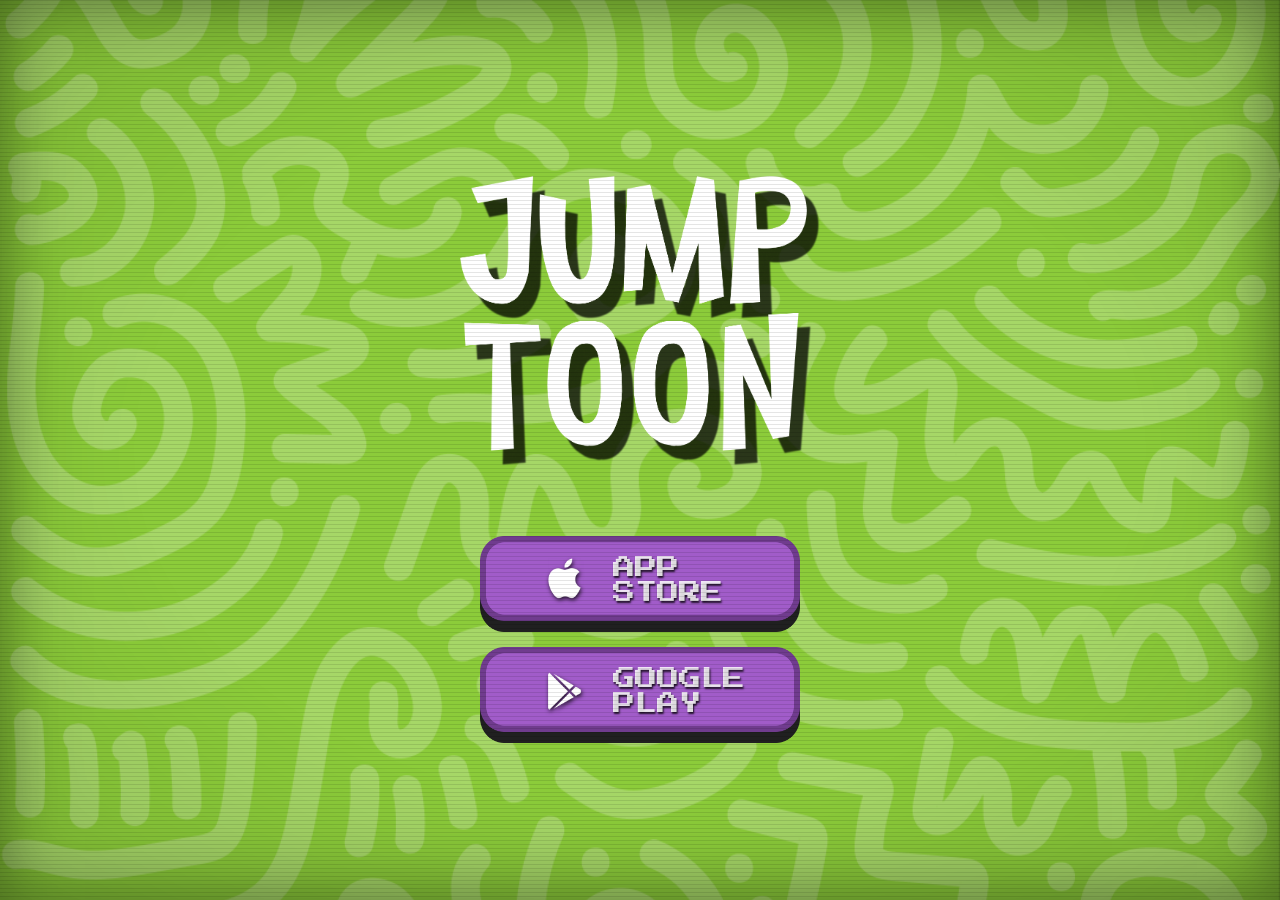
<file: jumptoon/download/index.html>
<!DOCTYPE html>
<html lang="en">
<head>
    <meta charset="UTF-8">
    <meta name="viewport"
          content="width=device-width, initial-scale=1.0, viewport-fit=cover">

    <title>Download Jumptoon</title>
    <link rel="icon" href="../../images/jumptoonIcon.ico" />
    <link rel="icon" type="image/png" sizes="32x32" href="../../images/jumptoonIcon.png" />
    <link rel="icon" type="image/png" sizes="16x16" href="../../images/jumptoonIcon.png" />
    <link rel="apple-touch-icon" href="../../images/jumptoonIcon.png" />

    <meta property="og:type" content="website" />
    <meta property="og:title" content="Download Jumptoon" />
    <meta property="og:description" content="Find your rhythm. Perfect your climb." />
    <meta property="og:image" content="https://aldoxhako.com/images/jumptoonIcon.png" />

    <meta name="twitter:card" content="summary_large_image" />
    <meta name="twitter:title" content="Download Jumptoon" />
    <meta name="twitter:description" content="Find your rhythm. Perfect your climb." />
    <meta name="twitter:image" content="https://aldoxhako.com/images/jumptoonIcon.png" />

    <link rel="stylesheet" href="../../assets/css/main.css" />
    <link rel="stylesheet" href="style.css">
</head>
<body>

    <div class="crt-overlay"></div>

    <main class="landing">
        <img
            class="game-logo"
            src="../../images/logoJumptoon.png"
            alt="Jumptoon"
        >
        <div class="buttons">
            <a class="store-button" href="https://apps.apple.com/us/app/jumptoon/id6798635767">
                <img class="apple-image" src="../../images/appleLogo.png" alt="">
                <span>APP STORE</span>
            </a>

            <a class="store-button" href="https://play.google.com/store/apps/details?id=com.aldoxhako.jumptoon">
                <img class="google-image" src="../../images/googlePlayIcon.png" alt="">
                <span>GOOGLE PLAY</span>
            </a>
        </div>
    </main>
</body>
</html>
</file>
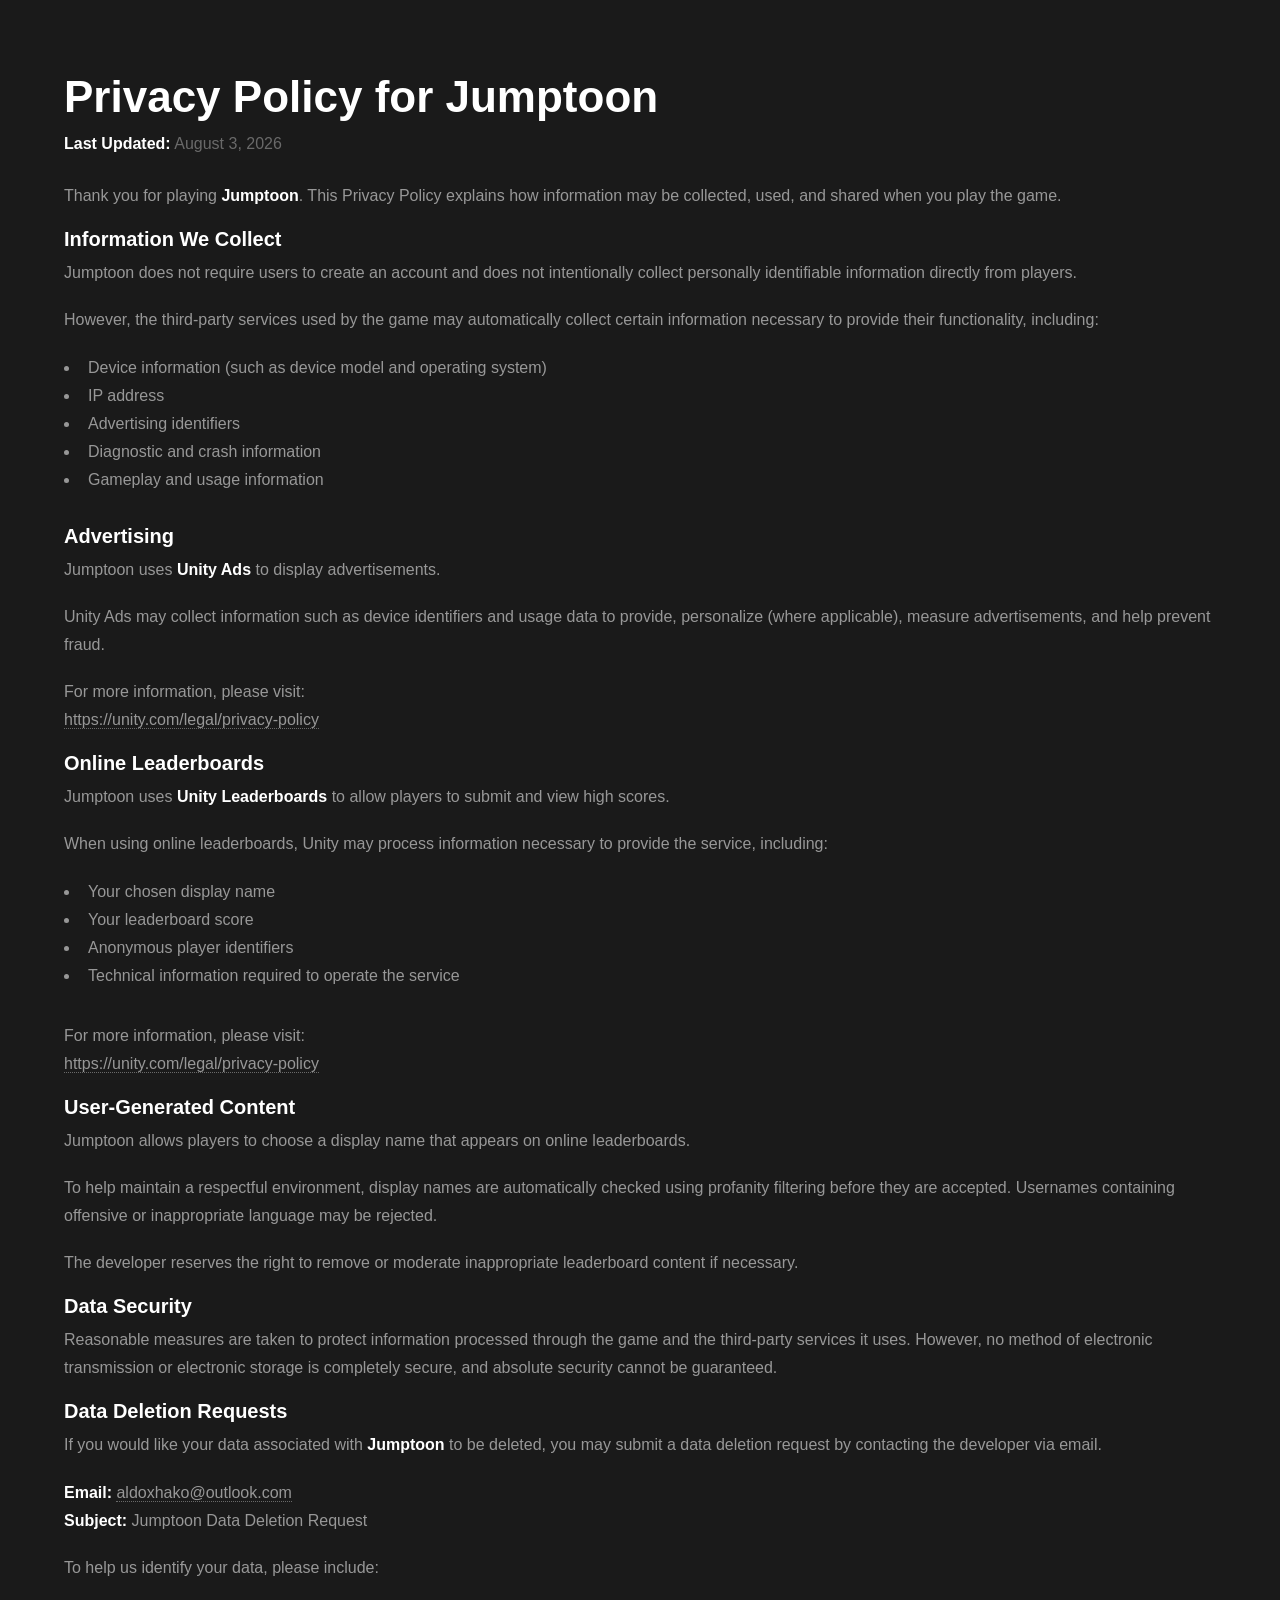
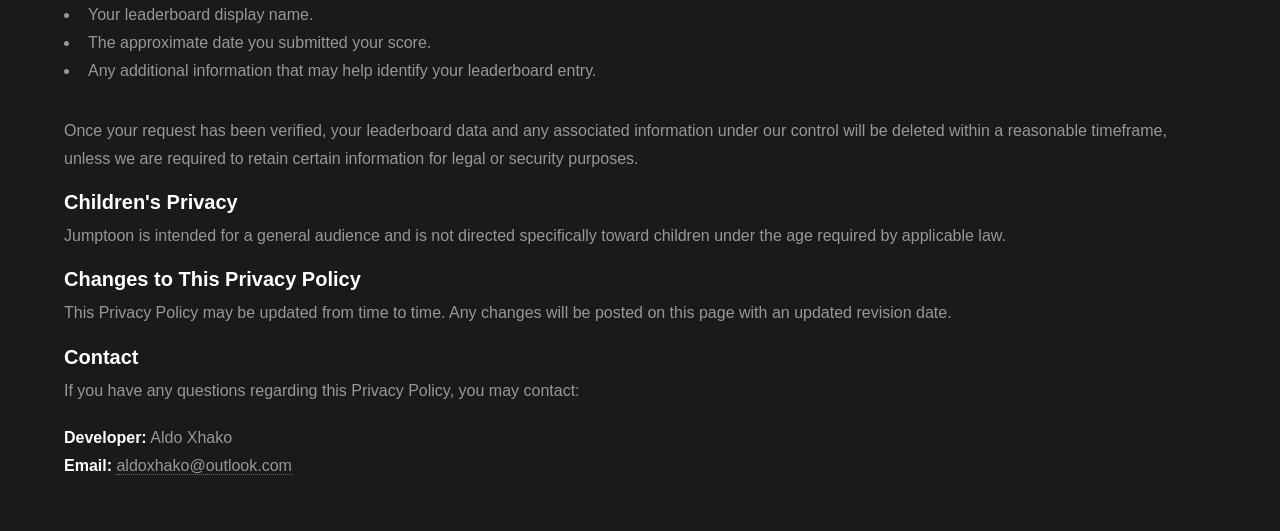
<file: jumptoon/privacy/index.html>
<!DOCTYPE HTML>
<html>
<head>
    <title>Jumptoon Privacy Policy</title>
    <meta charset="utf-8" />
    <meta name="viewport" content="width=device-width, initial-scale=1" />

    <link rel="icon" href="../../images/jumptoonIcon.ico" />
    <link rel="icon" type="image/png" sizes="32x32" href="../../images/jumptoonIcon.png" />
    <link rel="icon" type="image/png" sizes="16x16" href="../../images/jumptoonIcon.png" />
    <link rel="apple-touch-icon" href="../../images/jumptoonIcon.png" />
    <link rel="stylesheet" href="../../assets/css/main.css" />
</head>

<body>
    <section id="main"  class="wrapper style2 fade-up">
        <div class="inner">

            <header class="major">
                <h1>Privacy Policy for Jumptoon</h1>
                <p><strong>Last Updated:</strong> August 3, 2026</p>
            </header>

            <p>
                Thank you for playing <strong>Jumptoon</strong>. This Privacy Policy explains
                how information may be collected, used, and shared when you play the game.
            </p>

            <h2>Information We Collect</h2>

            <p>
                Jumptoon does not require users to create an account and does not intentionally
                collect personally identifiable information directly from players.
            </p>

            <p>
                However, the third-party services used by the game may automatically collect
                certain information necessary to provide their functionality, including:
            </p>

            <ul>
                <li>Device information (such as device model and operating system)</li>
                <li>IP address</li>
                <li>Advertising identifiers</li>
                <li>Diagnostic and crash information</li>
                <li>Gameplay and usage information</li>
            </ul>

            <h2>Advertising</h2>

            <p>
                Jumptoon uses <strong>Unity Ads</strong> to display advertisements.
            </p>

            <p>
                Unity Ads may collect information such as device identifiers and usage data to
                provide, personalize (where applicable), measure advertisements, and help prevent fraud.
            </p>

            <p>
                For more information, please visit:
                <br>
                <a href="https://unity.com/legal/privacy-policy" target="_blank" rel="noopener">
                    https://unity.com/legal/privacy-policy
                </a>
            </p>

            <h2>Online Leaderboards</h2>

            <p>
                Jumptoon uses <strong>Unity Leaderboards</strong> to allow players to submit
                and view high scores.
            </p>

            <p>
                When using online leaderboards, Unity may process information necessary to
                provide the service, including:
            </p>

            <ul>
                <li>Your chosen display name</li>
                <li>Your leaderboard score</li>
                <li>Anonymous player identifiers</li>
                <li>Technical information required to operate the service</li>
            </ul>

            <p>
                For more information, please visit:
                <br>
                <a href="https://unity.com/legal/privacy-policy" target="_blank" rel="noopener">
                    https://unity.com/legal/privacy-policy
                </a>
            </p>

            <h2>User-Generated Content</h2>

            <p>
                Jumptoon allows players to choose a display name that appears on online leaderboards.
            </p>

            <p>
                To help maintain a respectful environment, display names are automatically
                checked using profanity filtering before they are accepted. Usernames containing
                offensive or inappropriate language may be rejected.
            </p>

            <p>
                The developer reserves the right to remove or moderate inappropriate leaderboard
                content if necessary.
            </p>

            <h2>Data Security</h2>

            <p>
                Reasonable measures are taken to protect information processed through the game
                and the third-party services it uses. However, no method of electronic
                transmission or electronic storage is completely secure, and absolute security
                cannot be guaranteed.
            </p>

            <h2>Data Deletion Requests</h2>

            <p>
                If you would like your data associated with <strong>Jumptoon</strong> to be deleted,
                you may submit a data deletion request by contacting the developer via email.
            </p>

            <p>
                <strong>Email:</strong>
                <a href="mailto:aldoxhako@outlook.com">aldoxhako@outlook.com</a><br>
                <strong>Subject:</strong> Jumptoon Data Deletion Request
            </p>

            <p>
                To help us identify your data, please include:
            </p>

            <ul>
                <li>Your leaderboard display name.</li>
                <li>The approximate date you submitted your score.</li>
                <li>Any additional information that may help identify your leaderboard entry.</li>
            </ul>

            <p>
                Once your request has been verified, your leaderboard data and any associated
                information under our control will be deleted within a reasonable timeframe,
                unless we are required to retain certain information for legal or security purposes.
            </p>

            <h2>Children's Privacy</h2>

            <p>
                Jumptoon is intended for a general audience and is not directed specifically
                toward children under the age required by applicable law.
            </p>

            <h2>Changes to This Privacy Policy</h2>

            <p>
                This Privacy Policy may be updated from time to time. Any changes will be
                posted on this page with an updated revision date.
            </p>

            <h2>Contact</h2>

            <p>
                If you have any questions regarding this Privacy Policy, you may contact:
            </p>

            <p>
                <strong>Developer:</strong> Aldo Xhako<br>
                <strong>Email:</strong>
                <a href="mailto:aldoxhako@outlook.com">
                    aldoxhako@outlook.com
                </a>
            </p>

        </div>
    </section>
</body>
</file>
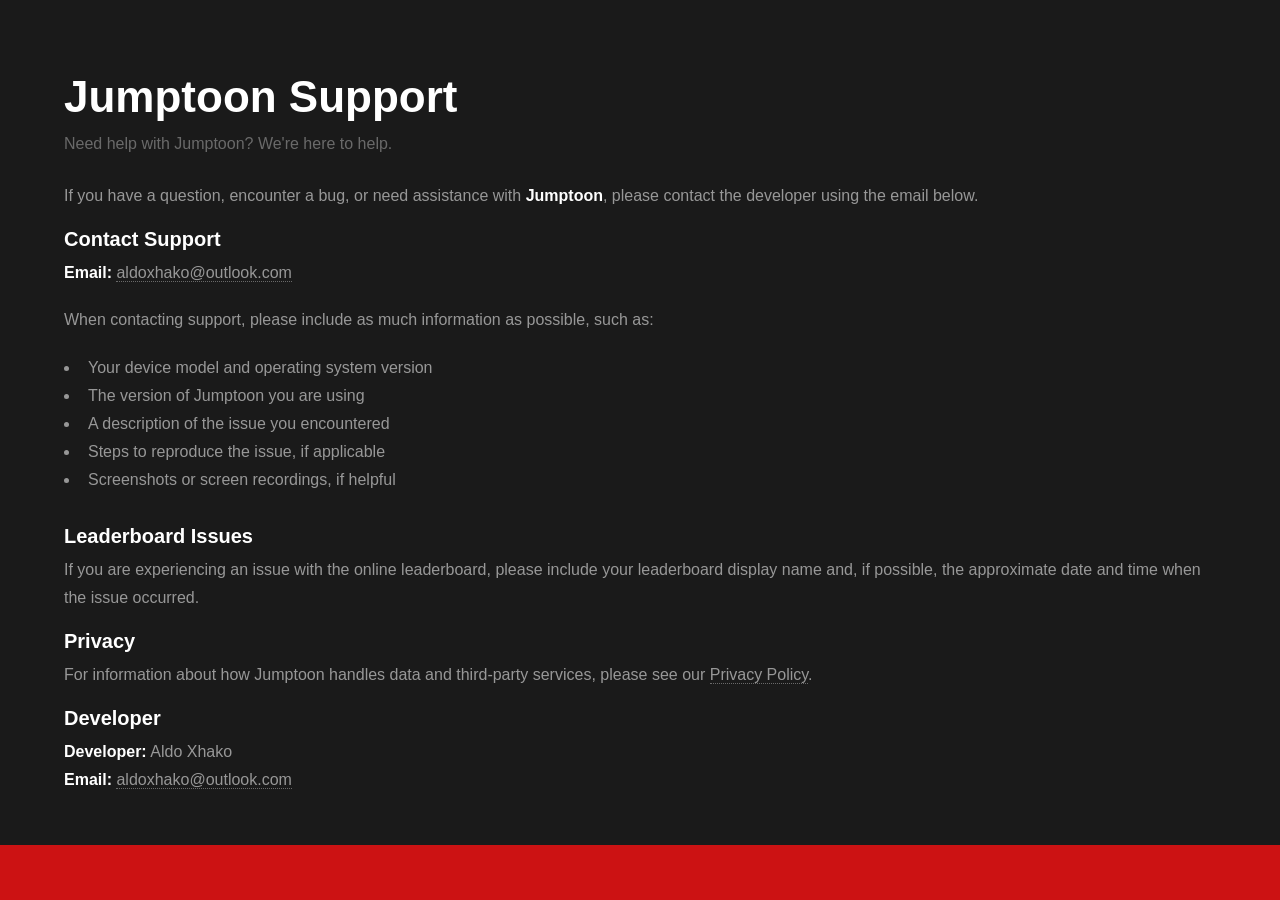
<file: jumptoon/support/index.html>
<!DOCTYPE HTML>
<html>
<head>
    <title>Jumptoon Support</title>
    <meta charset="utf-8" />
    <meta name="viewport" content="width=device-width, initial-scale=1" />

    <link rel="icon" href="../../images/jumptoonIcon.ico" />
    <link rel="icon" type="image/png" sizes="32x32" href="../../images/jumptoonIcon.png" />
    <link rel="icon" type="image/png" sizes="16x16" href="../../images/jumptoonIcon.png" />
    <link rel="apple-touch-icon" href="../../images/jumptoonIcon.png" />
    <link rel="stylesheet" href="../../assets/css/main.css" />
</head>
<body>
    <section id="main"  class="wrapper style2 fade-up">
        <div class="inner">

            <header class="major">
                <h1>Jumptoon Support</h1>
                <p>Need help with Jumptoon? We're here to help.</p>
            </header>

            <p>
            If you have a question, encounter a bug, or need assistance with
            <strong>Jumptoon</strong>, please contact the developer using the email below.
            </p>

            <h2>Contact Support</h2>

            <p>
                <strong>Email:</strong>
                <a href="mailto:aldoxhako@outlook.com">
                    aldoxhako@outlook.com
                </a>
            </p>

            <p>
                When contacting support, please include as much information as possible,
                such as:
            </p>

            <ul>
                <li>Your device model and operating system version</li>
                <li>The version of Jumptoon you are using</li>
                <li>A description of the issue you encountered</li>
                <li>Steps to reproduce the issue, if applicable</li>
                <li>Screenshots or screen recordings, if helpful</li>
            </ul>

            <h2>Leaderboard Issues</h2>

            <p>
                If you are experiencing an issue with the online leaderboard, please
                include your leaderboard display name and, if possible, the approximate
                date and time when the issue occurred.
            </p>

            <h2>Privacy</h2>

            <p>
                For information about how Jumptoon handles data and third-party services,
                please see our
                <a href="../privacy/">Privacy Policy</a>.
            </p>

            <h2>Developer</h2>

            <p>
                <strong>Developer:</strong> Aldo Xhako<br>
                <strong>Email:</strong>
                <a href="mailto:aldoxhako@outlook.com">
                    aldoxhako@outlook.com
                </a>
            </p>
        </div>
    </section>
</body>
</file>
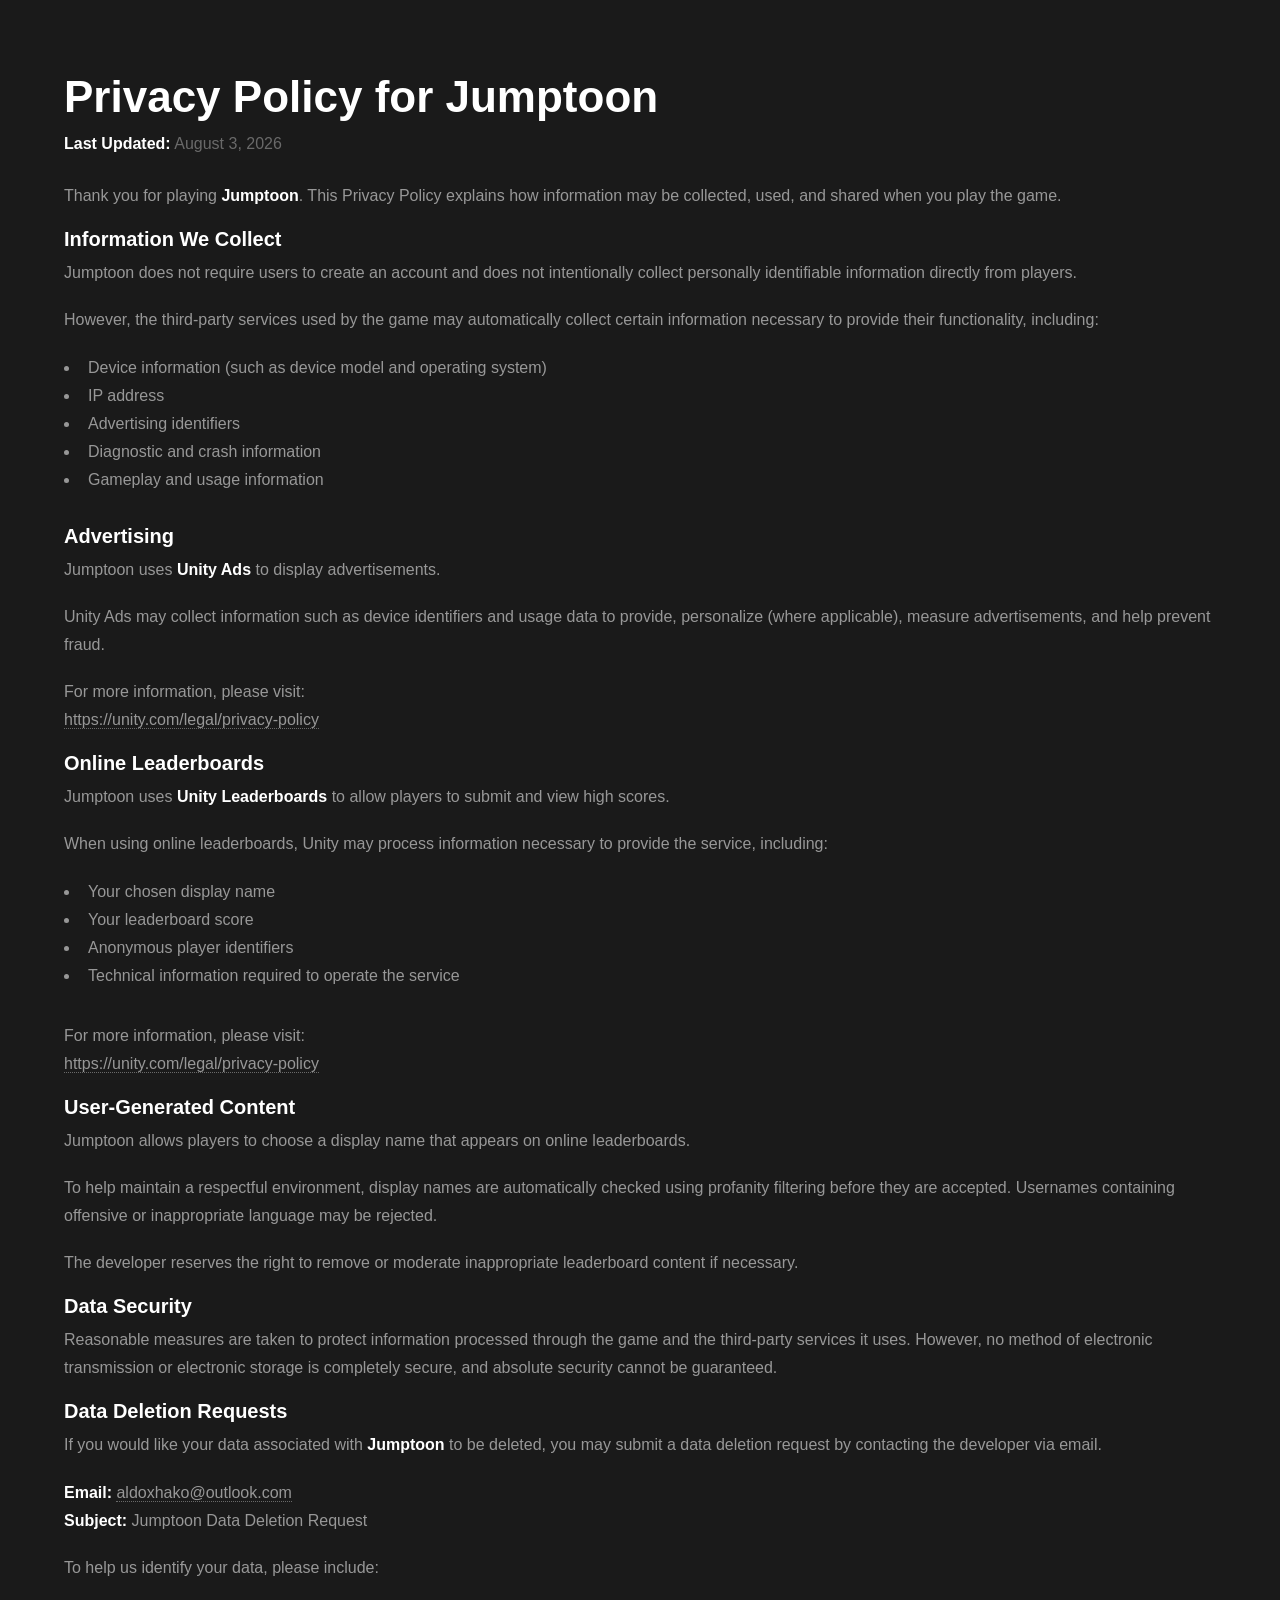
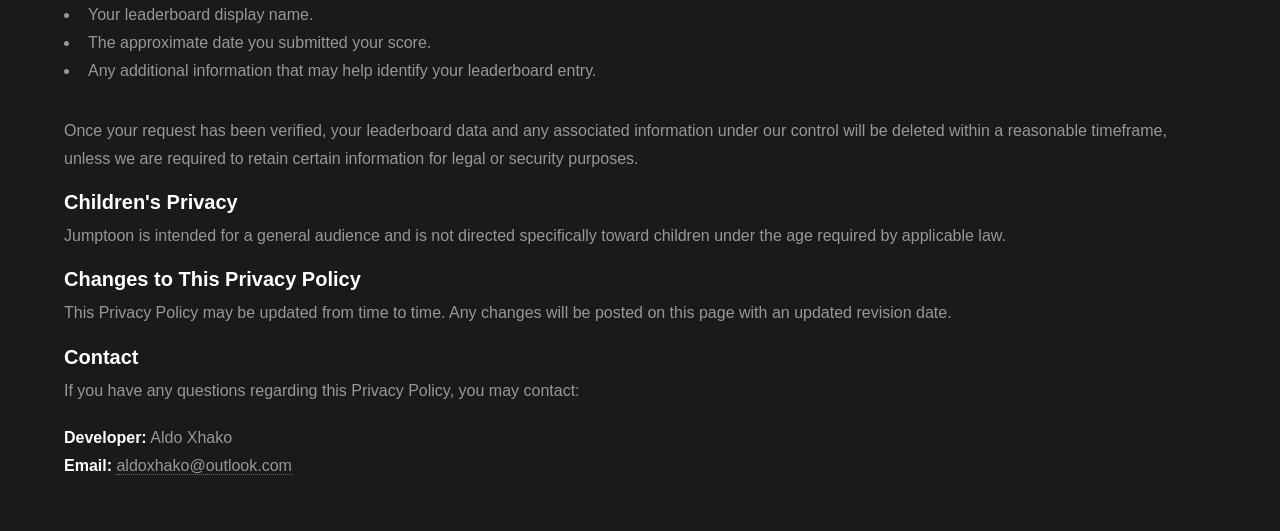
<file: privacy/jumptoon/index.html>
<!DOCTYPE HTML>
<html>
<head>
    <title>Jumptoon Privacy Policy</title>
    <meta charset="utf-8" />
    <meta name="viewport"
          content="width=device-width, initial-scale=1" />

    <link rel="stylesheet" href="../../assets/css/main.css" />
</head>

<body>
        <section id="main"  class="wrapper style2 fade-up">
        <div class="inner">

            <header class="major">
                <h1>Privacy Policy for Jumptoon</h1>
                <p><strong>Last Updated:</strong> August 3, 2026</p>
            </header>

            <p>
                Thank you for playing <strong>Jumptoon</strong>. This Privacy Policy explains
                how information may be collected, used, and shared when you play the game.
            </p>

            <h2>Information We Collect</h2>

            <p>
                Jumptoon does not require users to create an account and does not intentionally
                collect personally identifiable information directly from players.
            </p>

            <p>
                However, the third-party services used by the game may automatically collect
                certain information necessary to provide their functionality, including:
            </p>

            <ul>
                <li>Device information (such as device model and operating system)</li>
                <li>IP address</li>
                <li>Advertising identifiers</li>
                <li>Diagnostic and crash information</li>
                <li>Gameplay and usage information</li>
            </ul>

            <h2>Advertising</h2>

            <p>
                Jumptoon uses <strong>Unity Ads</strong> to display advertisements.
            </p>

            <p>
                Unity Ads may collect information such as device identifiers and usage data to
                provide, personalize (where applicable), measure advertisements, and help prevent fraud.
            </p>

            <p>
                For more information, please visit:
                <br>
                <a href="https://unity.com/legal/privacy-policy" target="_blank" rel="noopener">
                    https://unity.com/legal/privacy-policy
                </a>
            </p>

            <h2>Online Leaderboards</h2>

            <p>
                Jumptoon uses <strong>Unity Leaderboards</strong> to allow players to submit
                and view high scores.
            </p>

            <p>
                When using online leaderboards, Unity may process information necessary to
                provide the service, including:
            </p>

            <ul>
                <li>Your chosen display name</li>
                <li>Your leaderboard score</li>
                <li>Anonymous player identifiers</li>
                <li>Technical information required to operate the service</li>
            </ul>

            <p>
                For more information, please visit:
                <br>
                <a href="https://unity.com/legal/privacy-policy" target="_blank" rel="noopener">
                    https://unity.com/legal/privacy-policy
                </a>
            </p>

            <h2>User-Generated Content</h2>

            <p>
                Jumptoon allows players to choose a display name that appears on online leaderboards.
            </p>

            <p>
                To help maintain a respectful environment, display names are automatically
                checked using profanity filtering before they are accepted. Usernames containing
                offensive or inappropriate language may be rejected.
            </p>

            <p>
                The developer reserves the right to remove or moderate inappropriate leaderboard
                content if necessary.
            </p>

            <h2>Data Security</h2>

            <p>
                Reasonable measures are taken to protect information processed through the game
                and the third-party services it uses. However, no method of electronic
                transmission or electronic storage is completely secure, and absolute security
                cannot be guaranteed.
            </p>

            <h2>Data Deletion Requests</h2>

            <p>
                If you would like your data associated with <strong>Jumptoon</strong> to be deleted,
                you may submit a data deletion request by contacting the developer via email.
            </p>

            <p>
                <strong>Email:</strong>
                <a href="mailto:aldoxhako@outlook.com">aldoxhako@outlook.com</a><br>
                <strong>Subject:</strong> Jumptoon Data Deletion Request
            </p>

            <p>
                To help us identify your data, please include:
            </p>

            <ul>
                <li>Your leaderboard display name.</li>
                <li>The approximate date you submitted your score.</li>
                <li>Any additional information that may help identify your leaderboard entry.</li>
            </ul>

            <p>
                Once your request has been verified, your leaderboard data and any associated
                information under our control will be deleted within a reasonable timeframe,
                unless we are required to retain certain information for legal or security purposes.
            </p>

            <h2>Children's Privacy</h2>

            <p>
                Jumptoon is intended for a general audience and is not directed specifically
                toward children under the age required by applicable law.
            </p>

            <h2>Changes to This Privacy Policy</h2>

            <p>
                This Privacy Policy may be updated from time to time. Any changes will be
                posted on this page with an updated revision date.
            </p>

            <h2>Contact</h2>

            <p>
                If you have any questions regarding this Privacy Policy, you may contact:
            </p>

            <p>
                <strong>Developer:</strong> Aldo Xhako<br>
                <strong>Email:</strong>
                <a href="mailto:aldoxhako@outlook.com">
                    aldoxhako@outlook.com
                </a>
            </p>

        </div>
    </section>
</body>
</file>
<file: assets/css/main.css>
html, body, div, span, applet, object,
iframe, h1, h2, h3, h4, h5, h6, p, blockquote,
pre, a, abbr, acronym, address, big, cite,
code, del, dfn, em, img, ins, kbd, q, s, samp,
small, strike, strong, sub, sup, tt, var, b,
u, i, center, dl, dt, dd, ol, ul, li, fieldset,
form, label, legend, table, caption, tbody,
tfoot, thead, tr, th, td, article, aside,
canvas, details, embed, figure, figcaption,
footer, header, hgroup, menu, nav, output, ruby,
section, summary, time, mark, audio, video {
	margin: 0;
	padding: 0;
	border: 0;
	font-size: 100%;
	font: inherit;
	vertical-align: baseline;}

article, aside, details, figcaption, figure,
footer, header, hgroup, menu, nav, section {
	display: block;}

body {
	line-height: 1;
}

ol, ul {
	list-style: none;
}

blockquote, q {
	quotes: none;
}

	blockquote:before, blockquote:after, q:before, q:after {
		content: '';
		content: none;
	}

table {
	border-collapse: collapse;
	border-spacing: 0;
}

body {
	-webkit-text-size-adjust: none;
}

mark {
	background-color: transparent;
	color: inherit;
}

input::-moz-focus-inner {
	border: 0;
	padding: 0;
}

input, select, textarea {
	-moz-appearance: none;
	-webkit-appearance: none;
	-ms-appearance: none;
	appearance: none;
}

/* Basic */

	@-ms-viewport {
		width: device-width;
	}

	body {
		-ms-overflow-style: scrollbar;
	}

	@media screen and (max-width: 480px) {

		html, body {
			min-width: 320px;
		}

	}

	html {
		box-sizing: border-box;
	}

	*, *:before, *:after {
		box-sizing: inherit;
	}

	body {
		background: #CC1213;
	}

		body.is-preload *, body.is-preload *:before, body.is-preload *:after {
			-moz-animation: none !important;
			-webkit-animation: none !important;
			-ms-animation: none !important;
			animation: none !important;
			-moz-transition: none !important;
			-webkit-transition: none !important;
			-ms-transition: none !important;
			transition: none !important;
		}

/* Type */

	body, input, select, textarea {
		color: rgba(255, 255, 255, 0.55);
		font-family: Arial, Helvetica, sans-serif;
		font-size: 16.5pt;
		font-weight: normal;
		line-height: 1.75;
	}

		@media screen and (max-width: 2560px) {

			body, input, select, textarea {
				font-size: 13pt;
			}

		}

		@media screen and (max-width: 1280px) {

			body, input, select, textarea {
				font-size: 12pt;
			}

		}

		@media screen and (max-width: 360px) {

			body, input, select, textarea {
				font-size: 11pt;
			}

		}

	a {
		-moz-transition: color 0.2s ease, border-bottom-color 0.2s ease;
		-webkit-transition: color 0.2s ease, border-bottom-color 0.2s ease;
		-ms-transition: color 0.2s ease, border-bottom-color 0.2s ease;
		transition: color 0.2s ease, border-bottom-color 0.2s ease;
		border-bottom: dotted 1px rgba(255, 255, 255, 0.35);
		color: inherit;
		text-decoration: none;
	}

		a:hover {
			border-bottom-color: transparent;
			color: #ffffff;
		}

	strong, b {
		color: #ffffff;
		font-weight: bold;
	}

	em, i {
		font-style: italic;
	}

	p {
		margin: 0.6em 0 1.2em 0;
	}

	#role{
		margin: 0;
	}

	h1, h2, h3, h4, h5, h6 {
		color: #ffffff;
		font-weight: bold;
		line-height: 1.5;
		margin: 0 0 0 0;
	}

		h1 a, h2 a, h3 a, h4 a, h5 a, h6 a {
			color: inherit;
			text-decoration: none;
		}

	h1 {
		font-size: 2.75em;
	}

		h1.major {
			margin: 0 0 1.3em 0;
			position: relative;
			padding-bottom: 0.35em;
		}

			h1.major:after {
				background-image: -moz-linear-gradient(to right, #1a1a1a, #111111);
				background-image: -webkit-linear-gradient(to right, #1a1a1a, #111111);
				background-image: -ms-linear-gradient(to right, #1a1a1a, #111111);
				background-image: linear-gradient(to right, #1a1a1a, #111111);
				-moz-transition: max-width 0.2s ease;
				-webkit-transition: max-width 0.2s ease;
				-ms-transition: max-width 0.2s ease;
				transition: max-width 0.2s ease;
				border-radius: 0.2em;
				bottom: 0;
				content: '';
				height: 0.05em;
				position: absolute;
				right: 0;
				width: 100%;
			}

	h2 {
		font-size: 1.25em;
		line-height: 1em;
		margin-bottom: 0.5em;
	}

	h3 {
		font-size: 1em;
	}

	h4 {
		font-size: 1em;
	}

	h5 {
		font-size: 0.8em;
		color: #b3b3b3;
	}

	h6 {
		font-size: 0.6em;
	}

	@media screen and (max-width: 736px) {

		h1 {
			font-size: 2em;
		}

		h2 {
			font-size: 1.25em;
		}

		h3 {
			font-size: 1em;
		}

		h4 {
			font-size: 1em;
		}

		h5 {
			font-size: 1em;
		}

		h6 {
			font-size: 0.6em;
		}

	}

	sub {
		font-size: 0.8em;
		position: relative;
		top: 0.5em;
	}

	sup {
		font-size: 0.8em;
		position: relative;
		top: -0.5em;
	}

	blockquote {
		border-left: solid 4px rgba(255, 255, 255, 0.15);
		font-style: italic;
		margin: 0 0 2em 0;
		padding: 0.5em 0 0.5em 2em;
	}

	code {
		background: rgba(255, 255, 255, 0.05);
		border-radius: 0.25em;
		border: solid 1px rgba(255, 255, 255, 0.15);
		font-family: "Courier New", monospace;
		font-size: 0.9em;
		margin: 0 0.25em;
		padding: 0.25em 0.65em;
	}

	pre {
		-webkit-overflow-scrolling: touch;
		font-family: "Courier New", monospace;
		font-size: 0.9em;
		margin: 0 0 2em 0;
	}

		pre code {
			display: block;
			line-height: 1.75em;
			padding: 1em 1.5em;
			overflow-x: auto;
		}

	hr {
		border: 0;
		border-bottom: solid 1px rgba(255, 255, 255, 0.15);
		margin: 2em 0;
	}

		hr.major {
			margin: 3em 0;
		}

	.align-left {
		text-align: left;
	}

	.align-center {
		text-align: center;
	}

	.align-right {
		text-align: right;
	}

/* Row */

	.row {
		display: flex;
		flex-wrap: wrap;
		box-sizing: border-box;
		align-items: stretch;
	}

		.row > * {
			box-sizing: border-box;
		}

		.row.gtr-uniform > * > :last-child {
			margin-bottom: 0;
		}

		.row.aln-left {
			justify-content: flex-start;
		}

		.row.aln-center {
			justify-content: center;
		}

		.row.aln-right {
			justify-content: flex-end;
		}

		.row.aln-top {
			align-items: flex-start;
		}

		.row.aln-middle {
			align-items: center;
		}

		.row.aln-bottom {
			align-items: flex-end;
		}

		.row > .imp {
			order: -1;
		}

		.row > .col-1 {
			width: 8.33333%;
		}

		.row > .off-1 {
			margin-left: 8.33333%;
		}

		.row > .col-2 {
			width: 16.66667%;
		}

		.row > .off-2 {
			margin-left: 16.66667%;
		}

		.row > .col-3 {
			width: 25%;
		}

		.row > .off-3 {
			margin-left: 25%;
		}

		.row > .col-4 {
			width: 33.33333%;
		}

		.row > .off-4 {
			margin-left: 33.33333%;
		}

		.row > .col-5 {
			width: 41.66667%;
		}

		.row > .off-5 {
			margin-left: 41.66667%;
		}

		.row > .col-6 {
			width: 50%;
		}

		.row > .off-6 {
			margin-left: 50%;
		}

		.row > .col-7 {
			width: 58.33333%;
		}

		.row > .off-7 {
			margin-left: 58.33333%;
		}

		.row > .col-8 {
			width: 66.66667%;
		}

		.row > .off-8 {
			margin-left: 66.66667%;
		}

		.row > .col-9 {
			width: 75%;
		}

		.row > .off-9 {
			margin-left: 75%;
		}

		.row > .col-10 {
			width: 83.33333%;
		}

		.row > .off-10 {
			margin-left: 83.33333%;
		}

		.row > .col-11 {
			width: 91.66667%;
		}

		.row > .off-11 {
			margin-left: 91.66667%;
		}

		.row > .col-12 {
			width: 100%;
		}

		.row > .off-12 {
			margin-left: 100%;
		}

		.row.gtr-0 {
			margin-top: 0;
			margin-left: 0em;
		}

			.row.gtr-0 > * {
				padding: 0 0 0 0em;
			}

			.row.gtr-0.gtr-uniform {
				margin-top: 0em;
			}

				.row.gtr-0.gtr-uniform > * {
					padding-top: 0em;
				}

		.row.gtr-25 {
			margin-top: 0;
			margin-left: -0.375em;
		}

			.row.gtr-25 > * {
				padding: 0 0 0 0.375em;
			}

			.row.gtr-25.gtr-uniform {
				margin-top: -0.375em;
			}

				.row.gtr-25.gtr-uniform > * {
					padding-top: 0.375em;
				}

		.row.gtr-50 {
			margin-top: 0;
			margin-left: -0.75em;
		}

			.row.gtr-50 > * {
				padding: 0 0 0 0.75em;
			}

			.row.gtr-50.gtr-uniform {
				margin-top: -0.75em;
			}

				.row.gtr-50.gtr-uniform > * {
					padding-top: 0.75em;
				}

		.row {
			margin-top: 0;
			margin-left: -1.5em;
		}

			.row > * {
				padding: 0 0 0 1.5em;
			}

			.row.gtr-uniform {
				margin-top: -1.5em;
			}

				.row.gtr-uniform > * {
					padding-top: 1.5em;
				}

		.row.gtr-150 {
			margin-top: 0;
			margin-left: -2.25em;
		}

			.row.gtr-150 > * {
				padding: 0 0 0 2.25em;
			}

			.row.gtr-150.gtr-uniform {
				margin-top: -2.25em;
			}

				.row.gtr-150.gtr-uniform > * {
					padding-top: 2.25em;
				}

		.row.gtr-200 {
			margin-top: 0;
			margin-left: -3em;
		}

			.row.gtr-200 > * {
				padding: 0 0 0 3em;
			}

			.row.gtr-200.gtr-uniform {
				margin-top: -3em;
			}

				.row.gtr-200.gtr-uniform > * {
					padding-top: 3em;
				}

		@media screen and (max-width: 2560px) {

			.row {
				display: flex;
				flex-wrap: wrap;
				box-sizing: border-box;
				align-items: stretch;
			}

				.row > * {
					box-sizing: border-box;
				}

				.row.gtr-uniform > * > :last-child {
					margin-bottom: 0;
				}

				.row.aln-left {
					justify-content: flex-start;
				}

				.row.aln-center {
					justify-content: center;
				}

				.row.aln-right {
					justify-content: flex-end;
				}

				.row.aln-top {
					align-items: flex-start;
				}

				.row.aln-middle {
					align-items: center;
				}

				.row.aln-bottom {
					align-items: flex-end;
				}

				.row > .imp-xlarge {
					order: -1;
				}

				.row > .col-1-xlarge {
					width: 8.33333%;
				}

				.row > .off-1-xlarge {
					margin-left: 8.33333%;
				}

				.row > .col-2-xlarge {
					width: 16.66667%;
				}

				.row > .off-2-xlarge {
					margin-left: 16.66667%;
				}

				.row > .col-3-xlarge {
					width: 25%;
				}

				.row > .off-3-xlarge {
					margin-left: 25%;
				}

				.row > .col-4-xlarge {
					width: 33.33333%;
				}

				.row > .off-4-xlarge {
					margin-left: 33.33333%;
				}

				.row > .col-5-xlarge {
					width: 41.66667%;
				}

				.row > .off-5-xlarge {
					margin-left: 41.66667%;
				}

				.row > .col-6-xlarge {
					width: 50%;
				}

				.row > .off-6-xlarge {
					margin-left: 50%;
				}

				.row > .col-7-xlarge {
					width: 58.33333%;
				}

				.row > .off-7-xlarge {
					margin-left: 58.33333%;
				}

				.row > .col-8-xlarge {
					width: 66.66667%;
				}

				.row > .off-8-xlarge {
					margin-left: 66.66667%;
				}

				.row > .col-9-xlarge {
					width: 75%;
				}

				.row > .off-9-xlarge {
					margin-left: 75%;
				}

				.row > .col-10-xlarge {
					width: 83.33333%;
				}

				.row > .off-10-xlarge {
					margin-left: 83.33333%;
				}

				.row > .col-11-xlarge {
					width: 91.66667%;
				}

				.row > .off-11-xlarge {
					margin-left: 91.66667%;
				}

				.row > .col-12-xlarge {
					width: 100%;
				}

				.row > .off-12-xlarge {
					margin-left: 100%;
				}

				.row.gtr-0 {
					margin-top: 0;
					margin-left: 0em;
				}

					.row.gtr-0 > * {
						padding: 0 0 0 0em;
					}

					.row.gtr-0.gtr-uniform {
						margin-top: 0em;
					}

						.row.gtr-0.gtr-uniform > * {
							padding-top: 0em;
						}

				.row.gtr-25 {
					margin-top: 0;
					margin-left: -0.375em;
				}

					.row.gtr-25 > * {
						padding: 0 0 0 0.375em;
					}

					.row.gtr-25.gtr-uniform {
						margin-top: -0.375em;
					}

						.row.gtr-25.gtr-uniform > * {
							padding-top: 0.375em;
						}

				.row.gtr-50 {
					margin-top: 0;
					margin-left: -0.75em;
				}

					.row.gtr-50 > * {
						padding: 0 0 0 0.75em;
					}

					.row.gtr-50.gtr-uniform {
						margin-top: -0.75em;
					}

						.row.gtr-50.gtr-uniform > * {
							padding-top: 0.75em;
						}

				.row {
					margin-top: 0;
					margin-left: -1.5em;
				}

					.row > * {
						padding: 0 0 0 1.5em;
					}

					.row.gtr-uniform {
						margin-top: -1.5em;
					}

						.row.gtr-uniform > * {
							padding-top: 1.5em;
						}

				.row.gtr-150 {
					margin-top: 0;
					margin-left: -2.25em;
				}

					.row.gtr-150 > * {
						padding: 0 0 0 2.25em;
					}

					.row.gtr-150.gtr-uniform {
						margin-top: -2.25em;
					}

						.row.gtr-150.gtr-uniform > * {
							padding-top: 2.25em;
						}

				.row.gtr-200 {
					margin-top: 0;
					margin-left: -3em;
				}

					.row.gtr-200 > * {
						padding: 0 0 0 3em;
					}

					.row.gtr-200.gtr-uniform {
						margin-top: -3em;
					}

						.row.gtr-200.gtr-uniform > * {
							padding-top: 3em;
						}

		}

		@media screen and (max-width: 1280px) {

			.row {
				display: flex;
				flex-wrap: wrap;
				box-sizing: border-box;
				align-items: stretch;
			}

				.row > * {
					box-sizing: border-box;
				}

				.row.gtr-uniform > * > :last-child {
					margin-bottom: 0;
				}

				.row.aln-left {
					justify-content: flex-start;
				}

				.row.aln-center {
					justify-content: center;
				}

				.row.aln-right {
					justify-content: flex-end;
				}

				.row.aln-top {
					align-items: flex-start;
				}

				.row.aln-middle {
					align-items: center;
				}

				.row.aln-bottom {
					align-items: flex-end;
				}

				.row > .imp-large {
					order: -1;
				}

				.row > .col-1-large {
					width: 8.33333%;
				}

				.row > .off-1-large {
					margin-left: 8.33333%;
				}

				.row > .col-2-large {
					width: 16.66667%;
				}

				.row > .off-2-large {
					margin-left: 16.66667%;
				}

				.row > .col-3-large {
					width: 25%;
				}

				.row > .off-3-large {
					margin-left: 25%;
				}

				.row > .col-4-large {
					width: 33.33333%;
				}

				.row > .off-4-large {
					margin-left: 33.33333%;
				}

				.row > .col-5-large {
					width: 41.66667%;
				}

				.row > .off-5-large {
					margin-left: 41.66667%;
				}

				.row > .col-6-large {
					width: 50%;
				}

				.row > .off-6-large {
					margin-left: 50%;
				}

				.row > .col-7-large {
					width: 58.33333%;
				}

				.row > .off-7-large {
					margin-left: 58.33333%;
				}

				.row > .col-8-large {
					width: 66.66667%;
				}

				.row > .off-8-large {
					margin-left: 66.66667%;
				}

				.row > .col-9-large {
					width: 75%;
				}

				.row > .off-9-large {
					margin-left: 75%;
				}

				.row > .col-10-large {
					width: 83.33333%;
				}

				.row > .off-10-large {
					margin-left: 83.33333%;
				}

				.row > .col-11-large {
					width: 91.66667%;
				}

				.row > .off-11-large {
					margin-left: 91.66667%;
				}

				.row > .col-12-large {
					width: 100%;
				}

				.row > .off-12-large {
					margin-left: 100%;
				}

				.row.gtr-0 {
					margin-top: 0;
					margin-left: 0em;
				}

					.row.gtr-0 > * {
						padding: 0 0 0 0em;
					}

					.row.gtr-0.gtr-uniform {
						margin-top: 0em;
					}

						.row.gtr-0.gtr-uniform > * {
							padding-top: 0em;
						}

				.row.gtr-25 {
					margin-top: 0;
					margin-left: -0.375em;
				}

					.row.gtr-25 > * {
						padding: 0 0 0 0.375em;
					}

					.row.gtr-25.gtr-uniform {
						margin-top: -0.375em;
					}

						.row.gtr-25.gtr-uniform > * {
							padding-top: 0.375em;
						}

				.row.gtr-50 {
					margin-top: 0;
					margin-left: -0.75em;
				}

					.row.gtr-50 > * {
						padding: 0 0 0 0.75em;
					}

					.row.gtr-50.gtr-uniform {
						margin-top: -0.75em;
					}

						.row.gtr-50.gtr-uniform > * {
							padding-top: 0.75em;
						}

				.row {
					margin-top: 0;
					margin-left: -1.5em;
				}

					.row > * {
						padding: 0 0 0 1.5em;
					}

					.row.gtr-uniform {
						margin-top: -1.5em;
					}

						.row.gtr-uniform > * {
							padding-top: 1.5em;
						}

				.row.gtr-150 {
					margin-top: 0;
					margin-left: -2.25em;
				}

					.row.gtr-150 > * {
						padding: 0 0 0 2.25em;
					}

					.row.gtr-150.gtr-uniform {
						margin-top: -2.25em;
					}

						.row.gtr-150.gtr-uniform > * {
							padding-top: 2.25em;
						}

				.row.gtr-200 {
					margin-top: 0;
					margin-left: -3em;
				}

					.row.gtr-200 > * {
						padding: 0 0 0 3em;
					}

					.row.gtr-200.gtr-uniform {
						margin-top: -3em;
					}

						.row.gtr-200.gtr-uniform > * {
							padding-top: 3em;
						}

		}

		@media screen and (max-width: 980px) {

			.row {
				display: flex;
				flex-wrap: wrap;
				box-sizing: border-box;
				align-items: stretch;
			}

				.row > * {
					box-sizing: border-box;
				}

				.row.gtr-uniform > * > :last-child {
					margin-bottom: 0;
				}

				.row.aln-left {
					justify-content: flex-start;
				}

				.row.aln-center {
					justify-content: center;
				}

				.row.aln-right {
					justify-content: flex-end;
				}

				.row.aln-top {
					align-items: flex-start;
				}

				.row.aln-middle {
					align-items: center;
				}

				.row.aln-bottom {
					align-items: flex-end;
				}

				.row > .imp-medium {
					order: -1;
				}

				.row > .col-1-medium {
					width: 8.33333%;
				}

				.row > .off-1-medium {
					margin-left: 8.33333%;
				}

				.row > .col-2-medium {
					width: 16.66667%;
				}

				.row > .off-2-medium {
					margin-left: 16.66667%;
				}

				.row > .col-3-medium {
					width: 25%;
				}

				.row > .off-3-medium {
					margin-left: 25%;
				}

				.row > .col-4-medium {
					width: 33.33333%;
				}

				.row > .off-4-medium {
					margin-left: 33.33333%;
				}

				.row > .col-5-medium {
					width: 41.66667%;
				}

				.row > .off-5-medium {
					margin-left: 41.66667%;
				}

				.row > .col-6-medium {
					width: 50%;
				}

				.row > .off-6-medium {
					margin-left: 50%;
				}

				.row > .col-7-medium {
					width: 58.33333%;
				}

				.row > .off-7-medium {
					margin-left: 58.33333%;
				}

				.row > .col-8-medium {
					width: 66.66667%;
				}

				.row > .off-8-medium {
					margin-left: 66.66667%;
				}

				.row > .col-9-medium {
					width: 75%;
				}

				.row > .off-9-medium {
					margin-left: 75%;
				}

				.row > .col-10-medium {
					width: 83.33333%;
				}

				.row > .off-10-medium {
					margin-left: 83.33333%;
				}

				.row > .col-11-medium {
					width: 91.66667%;
				}

				.row > .off-11-medium {
					margin-left: 91.66667%;
				}

				.row > .col-12-medium {
					width: 100%;
				}

				.row > .off-12-medium {
					margin-left: 100%;
				}

				.row.gtr-0 {
					margin-top: 0;
					margin-left: 0em;
				}

					.row.gtr-0 > * {
						padding: 0 0 0 0em;
					}

					.row.gtr-0.gtr-uniform {
						margin-top: 0em;
					}

						.row.gtr-0.gtr-uniform > * {
							padding-top: 0em;
						}

				.row.gtr-25 {
					margin-top: 0;
					margin-left: -0.375em;
				}

					.row.gtr-25 > * {
						padding: 0 0 0 0.375em;
					}

					.row.gtr-25.gtr-uniform {
						margin-top: -0.375em;
					}

						.row.gtr-25.gtr-uniform > * {
							padding-top: 0.375em;
						}

				.row.gtr-50 {
					margin-top: 0;
					margin-left: -0.75em;
				}

					.row.gtr-50 > * {
						padding: 0 0 0 0.75em;
					}

					.row.gtr-50.gtr-uniform {
						margin-top: -0.75em;
					}

						.row.gtr-50.gtr-uniform > * {
							padding-top: 0.75em;
						}

				.row {
					margin-top: 0;
					margin-left: -1.5em;
				}

					.row > * {
						padding: 0 0 0 1.5em;
					}

					.row.gtr-uniform {
						margin-top: -1.5em;
					}

						.row.gtr-uniform > * {
							padding-top: 1.5em;
						}

				.row.gtr-150 {
					margin-top: 0;
					margin-left: -2.25em;
				}

					.row.gtr-150 > * {
						padding: 0 0 0 2.25em;
					}

					.row.gtr-150.gtr-uniform {
						margin-top: -2.25em;
					}

						.row.gtr-150.gtr-uniform > * {
							padding-top: 2.25em;
						}

				.row.gtr-200 {
					margin-top: 0;
					margin-left: -3em;
				}

					.row.gtr-200 > * {
						padding: 0 0 0 3em;
					}

					.row.gtr-200.gtr-uniform {
						margin-top: -3em;
					}

						.row.gtr-200.gtr-uniform > * {
							padding-top: 3em;
						}

		}

		@media screen and (max-width: 736px) {

			.row {
				display: flex;
				flex-wrap: wrap;
				box-sizing: border-box;
				align-items: stretch;
			}

				.row > * {
					box-sizing: border-box;
				}

				.row.gtr-uniform > * > :last-child {
					margin-bottom: 0;
				}

				.row.aln-left {
					justify-content: flex-start;
				}

				.row.aln-center {
					justify-content: center;
				}

				.row.aln-right {
					justify-content: flex-end;
				}

				.row.aln-top {
					align-items: flex-start;
				}

				.row.aln-middle {
					align-items: center;
				}

				.row.aln-bottom {
					align-items: flex-end;
				}

				.row > .imp-small {
					order: -1;
				}

				.row > .col-1-small {
					width: 8.33333%;
				}

				.row > .off-1-small {
					margin-left: 8.33333%;
				}

				.row > .col-2-small {
					width: 16.66667%;
				}

				.row > .off-2-small {
					margin-left: 16.66667%;
				}

				.row > .col-3-small {
					width: 25%;
				}

				.row > .off-3-small {
					margin-left: 25%;
				}

				.row > .col-4-small {
					width: 33.33333%;
				}

				.row > .off-4-small {
					margin-left: 33.33333%;
				}

				.row > .col-5-small {
					width: 41.66667%;
				}

				.row > .off-5-small {
					margin-left: 41.66667%;
				}

				.row > .col-6-small {
					width: 50%;
				}

				.row > .off-6-small {
					margin-left: 50%;
				}

				.row > .col-7-small {
					width: 58.33333%;
				}

				.row > .off-7-small {
					margin-left: 58.33333%;
				}

				.row > .col-8-small {
					width: 66.66667%;
				}

				.row > .off-8-small {
					margin-left: 66.66667%;
				}

				.row > .col-9-small {
					width: 75%;
				}

				.row > .off-9-small {
					margin-left: 75%;
				}

				.row > .col-10-small {
					width: 83.33333%;
				}

				.row > .off-10-small {
					margin-left: 83.33333%;
				}

				.row > .col-11-small {
					width: 91.66667%;
				}

				.row > .off-11-small {
					margin-left: 91.66667%;
				}

				.row > .col-12-small {
					width: 100%;
				}

				.row > .off-12-small {
					margin-left: 100%;
				}

				.row.gtr-0 {
					margin-top: 0;
					margin-left: 0em;
				}

					.row.gtr-0 > * {
						padding: 0 0 0 0em;
					}

					.row.gtr-0.gtr-uniform {
						margin-top: 0em;
					}

						.row.gtr-0.gtr-uniform > * {
							padding-top: 0em;
						}

				.row.gtr-25 {
					margin-top: 0;
					margin-left: -0.375em;
				}

					.row.gtr-25 > * {
						padding: 0 0 0 0.375em;
					}

					.row.gtr-25.gtr-uniform {
						margin-top: -0.375em;
					}

						.row.gtr-25.gtr-uniform > * {
							padding-top: 0.375em;
						}

				.row.gtr-50 {
					margin-top: 0;
					margin-left: -0.75em;
				}

					.row.gtr-50 > * {
						padding: 0 0 0 0.75em;
					}

					.row.gtr-50.gtr-uniform {
						margin-top: -0.75em;
					}

						.row.gtr-50.gtr-uniform > * {
							padding-top: 0.75em;
						}

				.row {
					margin-top: 0;
					margin-left: -1.5em;
				}

					.row > * {
						padding: 0 0 0 1.5em;
					}

					.row.gtr-uniform {
						margin-top: -1.5em;
					}

						.row.gtr-uniform > * {
							padding-top: 1.5em;
						}

				.row.gtr-150 {
					margin-top: 0;
					margin-left: -2.25em;
				}

					.row.gtr-150 > * {
						padding: 0 0 0 2.25em;
					}

					.row.gtr-150.gtr-uniform {
						margin-top: -2.25em;
					}

						.row.gtr-150.gtr-uniform > * {
							padding-top: 2.25em;
						}

				.row.gtr-200 {
					margin-top: 0;
					margin-left: -3em;
				}

					.row.gtr-200 > * {
						padding: 0 0 0 3em;
					}

					.row.gtr-200.gtr-uniform {
						margin-top: -3em;
					}

						.row.gtr-200.gtr-uniform > * {
							padding-top: 3em;
						}

		}

		@media screen and (max-width: 480px) {

			.row {
				display: flex;
				flex-wrap: wrap;
				box-sizing: border-box;
				align-items: stretch;
			}

				.row > * {
					box-sizing: border-box;
				}

				.row.gtr-uniform > * > :last-child {
					margin-bottom: 0;
				}

				.row.aln-left {
					justify-content: flex-start;
				}

				.row.aln-center {
					justify-content: center;
				}

				.row.aln-right {
					justify-content: flex-end;
				}

				.row.aln-top {
					align-items: flex-start;
				}

				.row.aln-middle {
					align-items: center;
				}

				.row.aln-bottom {
					align-items: flex-end;
				}

				.row > .imp-xsmall {
					order: -1;
				}

				.row > .col-1-xsmall {
					width: 8.33333%;
				}

				.row > .off-1-xsmall {
					margin-left: 8.33333%;
				}

				.row > .col-2-xsmall {
					width: 16.66667%;
				}

				.row > .off-2-xsmall {
					margin-left: 16.66667%;
				}

				.row > .col-3-xsmall {
					width: 25%;
				}

				.row > .off-3-xsmall {
					margin-left: 25%;
				}

				.row > .col-4-xsmall {
					width: 33.33333%;
				}

				.row > .off-4-xsmall {
					margin-left: 33.33333%;
				}

				.row > .col-5-xsmall {
					width: 41.66667%;
				}

				.row > .off-5-xsmall {
					margin-left: 41.66667%;
				}

				.row > .col-6-xsmall {
					width: 50%;
				}

				.row > .off-6-xsmall {
					margin-left: 50%;
				}

				.row > .col-7-xsmall {
					width: 58.33333%;
				}

				.row > .off-7-xsmall {
					margin-left: 58.33333%;
				}

				.row > .col-8-xsmall {
					width: 66.66667%;
				}

				.row > .off-8-xsmall {
					margin-left: 66.66667%;
				}

				.row > .col-9-xsmall {
					width: 75%;
				}

				.row > .off-9-xsmall {
					margin-left: 75%;
				}

				.row > .col-10-xsmall {
					width: 83.33333%;
				}

				.row > .off-10-xsmall {
					margin-left: 83.33333%;
				}

				.row > .col-11-xsmall {
					width: 91.66667%;
				}

				.row > .off-11-xsmall {
					margin-left: 91.66667%;
				}

				.row > .col-12-xsmall {
					width: 100%;
				}

				.row > .off-12-xsmall {
					margin-left: 100%;
				}

				.row.gtr-0 {
					margin-top: 0;
					margin-left: 0em;
				}

					.row.gtr-0 > * {
						padding: 0 0 0 0em;
					}

					.row.gtr-0.gtr-uniform {
						margin-top: 0em;
					}

						.row.gtr-0.gtr-uniform > * {
							padding-top: 0em;
						}

				.row.gtr-25 {
					margin-top: 0;
					margin-left: -0.375em;
				}

					.row.gtr-25 > * {
						padding: 0 0 0 0.375em;
					}

					.row.gtr-25.gtr-uniform {
						margin-top: -0.375em;
					}

						.row.gtr-25.gtr-uniform > * {
							padding-top: 0.375em;
						}

				.row.gtr-50 {
					margin-top: 0;
					margin-left: -0.75em;
				}

					.row.gtr-50 > * {
						padding: 0 0 0 0.75em;
					}

					.row.gtr-50.gtr-uniform {
						margin-top: -0.75em;
					}

						.row.gtr-50.gtr-uniform > * {
							padding-top: 0.75em;
						}

				.row {
					margin-top: 0;
					margin-left: -1.5em;
				}

					.row > * {
						padding: 0 0 0 1.5em;
					}

					.row.gtr-uniform {
						margin-top: -1.5em;
					}

						.row.gtr-uniform > * {
							padding-top: 1.5em;
						}

				.row.gtr-150 {
					margin-top: 0;
					margin-left: -2.25em;
				}

					.row.gtr-150 > * {
						padding: 0 0 0 2.25em;
					}

					.row.gtr-150.gtr-uniform {
						margin-top: -2.25em;
					}

						.row.gtr-150.gtr-uniform > * {
							padding-top: 2.25em;
						}

				.row.gtr-200 {
					margin-top: 0;
					margin-left: -3em;
				}

					.row.gtr-200 > * {
						padding: 0 0 0 3em;
					}

					.row.gtr-200.gtr-uniform {
						margin-top: -3em;
					}

						.row.gtr-200.gtr-uniform > * {
							padding-top: 3em;
						}

		}

/* Box */

	.box {
		border-radius: 0.25em;
		border: solid 1px rgba(255, 255, 255, 0.15);
		margin-bottom: 2em;
		padding: 1.5em;
	}

		.box > :last-child,
		.box > :last-child > :last-child,
		.box > :last-child > :last-child > :last-child {
			margin-bottom: 0;
		}

		.box.alt {
			border: 0;
			border-radius: 0;
			padding: 0;
		}

/* Button */

	input[type="submit"],
	input[type="reset"],
	input[type="button"],
	button,
	.button {
		-moz-appearance: none;
		-webkit-appearance: none;
		-ms-appearance: none;
		appearance: none;
		-moz-transition: border-color 0.2s ease;
		-webkit-transition: border-color 0.2s ease;
		-ms-transition: border-color 0.2s ease;
		transition: border-color 0.2s ease;
		background-color: transparent;
		border: solid 1px !important;
		border-color: rgba(255, 255, 255, 0.15) !important;
		border-radius: 3em;
		color: #ffffff !important;
		cursor: pointer;
		display: inline-block;
		font-size: 0.6em;
		font-weight: bold;
		height: calc(4.75em + 2px);
		letter-spacing: 0.25em;
		line-height: 4.75em;
		outline: 0;
		padding: 0 3.75em;
		position: relative;
		text-align: center;
		text-decoration: none;
		text-transform: uppercase;
		white-space: nowrap;
	}

		input[type="submit"]:after,
		input[type="reset"]:after,
		input[type="button"]:after,
		button:after,
		.button:after {
			-moz-transform: scale(0.25);
			-webkit-transform: scale(0.25);
			-ms-transform: scale(0.25);
			transform: scale(0.25);
			pointer-events: none;
			-moz-transition: opacity 0.2s ease, -moz-transform 0.2s ease;
			-webkit-transition: opacity 0.2s ease, -webkit-transform 0.2s ease;
			-ms-transition: opacity 0.2s ease, -ms-transform 0.2s ease;
			transition: opacity 0.2s ease, transform 0.2s ease;
			background: #ffffff;
			border-radius: 3em;
			content: '';
			height: 100%;
			left: 0;
			opacity: 0;
			position: absolute;
			top: 0;
			width: 100%;
		}

		input[type="submit"].icon:before,
		input[type="reset"].icon:before,
		input[type="button"].icon:before,
		button.icon:before,
		.button.icon:before {
			margin-right: 0.75em;
		}

		input[type="submit"].fit,
		input[type="reset"].fit,
		input[type="button"].fit,
		button.fit,
		.button.fit {
			width: 100%;
		}

		input[type="submit"].small,
		input[type="reset"].small,
		input[type="button"].small,
		button.small,
		.button.small {
			font-size: 0.4em;
		}

		input[type="submit"].large,
		input[type="reset"].large,
		input[type="button"].large,
		button.large,
		.button.large {
			font-size: 0.8em;
		}

		input[type="submit"].primary,
		input[type="reset"].primary,
		input[type="button"].primary,
		button.primary,
		.button.primary {
			background-color: #ffffff;
			color: #CC1213 !important;
		}

			input[type="submit"].primary:after,
			input[type="reset"].primary:after,
			input[type="button"].primary:after,
			button.primary:after,
			.button.primary:after {
				display: none;
			}

		input[type="submit"].disabled, input[type="submit"]:disabled,
		input[type="reset"].disabled,
		input[type="reset"]:disabled,
		input[type="button"].disabled,
		input[type="button"]:disabled,
		button.disabled,
		button:disabled,
		.button.disabled,
		.button:disabled {
			cursor: default;
			opacity: 0.5;
			pointer-events: none;
		}

		input[type="submit"]:hover,
		input[type="reset"]:hover,
		input[type="button"]:hover,
		button:hover,
		.button:hover {
			border-color: rgba(255, 255, 255, 0.55) !important;
		}

			input[type="submit"]:hover:after,
			input[type="reset"]:hover:after,
			input[type="button"]:hover:after,
			button:hover:after,
			.button:hover:after {
				opacity: 0.05;
				-moz-transform: scale(1);
				-webkit-transform: scale(1);
				-ms-transform: scale(1);
				transform: scale(1);
			}

			input[type="submit"]:hover:active,
			input[type="reset"]:hover:active,
			input[type="button"]:hover:active,
			button:hover:active,
			.button:hover:active {
				border-color: #ffffff !important;
			}

				input[type="submit"]:hover:active:after,
				input[type="reset"]:hover:active:after,
				input[type="button"]:hover:active:after,
				button:hover:active:after,
				.button:hover:active:after {
					opacity: 0.1;
				}

/* Features */

	.features {
		display: -moz-flex;
		display: -webkit-flex;
		display: -ms-flex;
		display: flex;
		-moz-flex-wrap: wrap;
		-webkit-flex-wrap: wrap;
		-ms-flex-wrap: wrap;
		flex-wrap: wrap;
		border-radius: 0.25em;
		border: solid 1px rgba(255, 255, 255, 0.15);
		background: rgba(255, 255, 255, 0.05);
		margin: 0 0 2em 0;
	}

		.features section {
			padding: 1.5em 3em 1.5em 6em ;
			width: 100%;
			border-top: solid 1px rgba(255, 255, 255, 0.15);
			position: relative;
		}

			.features section p {
				margin: 0em 0 0em 0;
				/* width: 50%; */
			}

			.features section p i{
				color: #626262;
  				font-size: 0.8em;
			}

			.features section h5 {
				margin: 0.5em 0 0em 0;
			}

			.features section:nth-child(-n + 1) {
				border-top-width: 0;
			}

			.features section:nth-child(2n) {
				border-left: solid 1px rgba(255, 255, 255, 0.15);
			}

			.features section .icon {
				-moz-transition: opacity 0.5s ease, -moz-transform 0.5s ease;
				-webkit-transition: opacity 0.5s ease, -webkit-transform 0.5s ease;
				-ms-transition: opacity 0.5s ease, -ms-transform 0.5s ease;
				transition: opacity 0.5s ease, transform 0.5s ease;
				-moz-transition-delay: 1s;
				-webkit-transition-delay: 1s;
				-ms-transition-delay: 1s;
				transition-delay: 1s;
				-moz-transform: scale(1);
				-webkit-transform: scale(1);
				-ms-transform: scale(1);
				transform: scale(1);
				position: absolute;
				left: 2em;
				top: 1.8em;
				opacity: 1;
			}

			.features section:nth-child(1) .icon {
				-moz-transition-delay: 0.15s;
				-webkit-transition-delay: 0.15s;
				-ms-transition-delay: 0.15s;
				transition-delay: 0.15s;
			}

			.features section:nth-child(2) .icon {
				-moz-transition-delay: 0.3s;
				-webkit-transition-delay: 0.3s;
				-ms-transition-delay: 0.3s;
				transition-delay: 0.3s;
			}

			.features section:nth-child(3) .icon {
				-moz-transition-delay: 0.45s;
				-webkit-transition-delay: 0.45s;
				-ms-transition-delay: 0.45s;
				transition-delay: 0.45s;
			}

			.features section:nth-child(4) .icon {
				-moz-transition-delay: 0.6s;
				-webkit-transition-delay: 0.6s;
				-ms-transition-delay: 0.6s;
				transition-delay: 0.6s;
			}

			.features section:nth-child(5) .icon {
				-moz-transition-delay: 0.75s;
				-webkit-transition-delay: 0.75s;
				-ms-transition-delay: 0.75s;
				transition-delay: 0.75s;
			}

			.features section:nth-child(6) .icon {
				-moz-transition-delay: 0.9s;
				-webkit-transition-delay: 0.9s;
				-ms-transition-delay: 0.9s;
				transition-delay: 0.9s;
			}

			.features section:nth-child(7) .icon {
				-moz-transition-delay: 1.05s;
				-webkit-transition-delay: 1.05s;
				-ms-transition-delay: 1.05s;
				transition-delay: 1.05s;
			}

			.features section:nth-child(8) .icon {
				-moz-transition-delay: 1.2s;
				-webkit-transition-delay: 1.2s;
				-ms-transition-delay: 1.2s;
				transition-delay: 1.2s;
			}

			.features section:nth-child(9) .icon {
				-moz-transition-delay: 1.35s;
				-webkit-transition-delay: 1.35s;
				-ms-transition-delay: 1.35s;
				transition-delay: 1.35s;
			}

			.features section:nth-child(10) .icon {
				-moz-transition-delay: 1.5s;
				-webkit-transition-delay: 1.5s;
				-ms-transition-delay: 1.5s;
				transition-delay: 1.5s;
			}

			.features section:nth-child(11) .icon {
				-moz-transition-delay: 1.65s;
				-webkit-transition-delay: 1.65s;
				-ms-transition-delay: 1.65s;
				transition-delay: 1.65s;
			}

			.features section:nth-child(12) .icon {
				-moz-transition-delay: 1.8s;
				-webkit-transition-delay: 1.8s;
				-ms-transition-delay: 1.8s;
				transition-delay: 1.8s;
			}

			.features section:nth-child(13) .icon {
				-moz-transition-delay: 1.95s;
				-webkit-transition-delay: 1.95s;
				-ms-transition-delay: 1.95s;
				transition-delay: 1.95s;
			}

			.features section:nth-child(14) .icon {
				-moz-transition-delay: 2.1s;
				-webkit-transition-delay: 2.1s;
				-ms-transition-delay: 2.1s;
				transition-delay: 2.1s;
			}

			.features section:nth-child(15) .icon {
				-moz-transition-delay: 2.25s;
				-webkit-transition-delay: 2.25s;
				-ms-transition-delay: 2.25s;
				transition-delay: 2.25s;
			}

			.features section:nth-child(16) .icon {
				-moz-transition-delay: 2.4s;
				-webkit-transition-delay: 2.4s;
				-ms-transition-delay: 2.4s;
				transition-delay: 2.4s;
			}

			.features section:nth-child(17) .icon {
				-moz-transition-delay: 2.55s;
				-webkit-transition-delay: 2.55s;
				-ms-transition-delay: 2.55s;
				transition-delay: 2.55s;
			}

			.features section:nth-child(18) .icon {
				-moz-transition-delay: 2.7s;
				-webkit-transition-delay: 2.7s;
				-ms-transition-delay: 2.7s;
				transition-delay: 2.7s;
			}

			.features section:nth-child(19) .icon {
				-moz-transition-delay: 2.85s;
				-webkit-transition-delay: 2.85s;
				-ms-transition-delay: 2.85s;
				transition-delay: 2.85s;
			}

			.features section:nth-child(20) .icon {
				-moz-transition-delay: 3s;
				-webkit-transition-delay: 3s;
				-ms-transition-delay: 3s;
				transition-delay: 3s;
			}

		.features.inactive section .icon {
			-moz-transform: scale(0.5);
			-webkit-transform: scale(0.5);
			-ms-transform: scale(0.5);
			transform: scale(0.5);
			opacity: 0;
		}


		@media screen and (max-width: 980px) {

			.features {
				display: block;
			}

				.features section {
					border-top-width: 1px !important;
					border-left-width: 0 !important;
					width: 100%;
				}

					.features section:first-child {
						border-top-width: 0 !important;
					}

		}

		@media screen and (max-width: 736px) {

			.features section {
				padding: 1.5em 1.5em 1.5em 5.5em ;
			}

				.features section .icon {
					left: 1.5em;
					top: 1.8em;
				}

		}

		@media screen and (max-width: 480px) {

			.features section {
				padding: 2em 1.5em 0.1em 1.5em ;
			}

				.features section .icon {
					left: 0;
					position: relative;
					top: 0;
				}

		}

/* Form */

	form {
		margin: 0 0 2em 0;
	}

		form > :last-child {
			margin-bottom: 0;
		}

		form > .fields {
			display: -moz-flex;
			display: -webkit-flex;
			display: -ms-flex;
			display: flex;
			-moz-flex-wrap: wrap;
			-webkit-flex-wrap: wrap;
			-ms-flex-wrap: wrap;
			flex-wrap: wrap;
			width: calc(100% + 3em);
			margin: -1.5em 0 2em -1.5em;
		}

			form > .fields > .field {
				-moz-flex-grow: 0;
				-webkit-flex-grow: 0;
				-ms-flex-grow: 0;
				flex-grow: 0;
				-moz-flex-shrink: 0;
				-webkit-flex-shrink: 0;
				-ms-flex-shrink: 0;
				flex-shrink: 0;
				padding: 1.5em 0 0 1.5em;
				width: calc(100% - 1.5em);
			}

				form > .fields > .field.half {
					width: calc(50% - 0.75em);
				}

				form > .fields > .field.third {
					width: calc(100%/3 - 0.5em);
				}

				form > .fields > .field.quarter {
					width: calc(25% - 0.375em);
				}

		@media screen and (max-width: 480px) {

			form > .fields {
				width: calc(100% + 3em);
				margin: -1.5em 0 2em -1.5em;
			}

				form > .fields > .field {
					padding: 1.5em 0 0 1.5em;
					width: calc(100% - 1.5em);
				}

					form > .fields > .field.half {
						width: calc(100% - 1.5em);
					}

					form > .fields > .field.third {
						width: calc(100% - 1.5em);
					}

					form > .fields > .field.quarter {
						width: calc(100% - 1.5em);
					}

		}

	label {
		color: #ffffff;
		font-weight: bold;
		line-height: 1.5;
		margin: 0 0 0.7em 0;
		display: block;
		font-size: 1.1em;
	}

	input[type="text"],
	input[type="password"],
	input[type="email"],
	input[type="tel"],
	select,
	textarea {
		-moz-appearance: none;
		-webkit-appearance: none;
		-ms-appearance: none;
		appearance: none;
		background: rgba(255, 255, 255, 0.05);
		border-radius: 0.25em;
		border: none;
		border: solid 1px rgba(255, 255, 255, 0.15);
		color: inherit;
		display: block;
		outline: 0;
		padding: 0 1em;
		text-decoration: none;
		width: 100%;
	}

		input[type="text"]:invalid,
		input[type="password"]:invalid,
		input[type="email"]:invalid,
		input[type="tel"]:invalid,
		select:invalid,
		textarea:invalid {
			box-shadow: none;
		}

		input[type="text"]:focus,
		input[type="password"]:focus,
		input[type="email"]:focus,
		input[type="tel"]:focus,
		select:focus,
		textarea:focus {
			border-color: #ffffff;
			box-shadow: 0 0 0 1px #ffffff;
		}

	select {
		background-image: url("data:image/svg+xml;charset=utf8,%3Csvg xmlns='http://www.w3.org/2000/svg' width='40' height='40' preserveAspectRatio='none' viewBox='0 0 40 40'%3E%3Cpath d='M9.4,12.3l10.4,10.4l10.4-10.4c0.2-0.2,0.5-0.4,0.9-0.4c0.3,0,0.6,0.1,0.9,0.4l3.3,3.3c0.2,0.2,0.4,0.5,0.4,0.9 c0,0.4-0.1,0.6-0.4,0.9L20.7,31.9c-0.2,0.2-0.5,0.4-0.9,0.4c-0.3,0-0.6-0.1-0.9-0.4L4.3,17.3c-0.2-0.2-0.4-0.5-0.4-0.9 c0-0.4,0.1-0.6,0.4-0.9l3.3-3.3c0.2-0.2,0.5-0.4,0.9-0.4S9.1,12.1,9.4,12.3z' fill='rgba(255, 255, 255, 0.15)' /%3E%3C/svg%3E");
		background-size: 1.25rem;
		background-repeat: no-repeat;
		background-position: calc(100% - 1rem) center;
		height: 2.75em;
		padding-right: 2.75em;
		text-overflow: ellipsis;
	}

		select option {
			color: #ffffff;
			background: #CC1213;
		}

		select:focus::-ms-value {
			background-color: transparent;
		}

		select::-ms-expand {
			display: none;
		}

	input[type="text"],
	input[type="password"],
	input[type="email"],
	select {
		height: 2.75em;
	}

	textarea {
		padding: 0.75em 1em;
	}

		body.is-ie textarea {
			min-height: 10em;
		}

	input[type="checkbox"],
	input[type="radio"] {
		-moz-appearance: none;
		-webkit-appearance: none;
		-ms-appearance: none;
		appearance: none;
		display: block;
		float: left;
		margin-right: -2em;
		opacity: 0;
		width: 1em;
		z-index: -1;
	}

		input[type="checkbox"] + label,
		input[type="radio"] + label {
			text-decoration: none;
			color: rgba(255, 255, 255, 0.55);
			cursor: pointer;
			display: inline-block;
			font-size: 1em;
			font-weight: normal;
			padding-left: 2.4em;
			padding-right: 0.75em;
			position: relative;
		}

			input[type="checkbox"] + label:before,
			input[type="radio"] + label:before {
				-moz-osx-font-smoothing: grayscale;
				-webkit-font-smoothing: antialiased;
				display: inline-block;
				font-style: normal;
				font-variant: normal;
				text-rendering: auto;
				line-height: 1;
				text-transform: none !important;
				font-family: 'Font Awesome 5 Free';
				font-weight: 900;
			}

			input[type="checkbox"] + label:before,
			input[type="radio"] + label:before {
				background: rgba(255, 255, 255, 0.05);
				border-radius: 0.25em;
				border: solid 1px rgba(255, 255, 255, 0.15);
				content: '';
				display: inline-block;
				font-size: 0.8em;
				height: 2.0625em;
				left: 0;
				line-height: 2.0625em;
				position: absolute;
				text-align: center;
				top: 0;
				width: 2.0625em;
			}

		input[type="checkbox"]:checked + label:before,
		input[type="radio"]:checked + label:before {
			background: #ffffff;
			border-color: #ffffff;
			color: #111111;
			content: '\f00c';
		}

		input[type="checkbox"]:focus + label:before,
		input[type="radio"]:focus + label:before {
			border-color: #ffffff;
			box-shadow: 0 0 0 1px #ffffff;
		}

	input[type="checkbox"] + label:before {
		border-radius: 0.25em;
	}

	input[type="radio"] + label:before {
		border-radius: 100%;
	}

	::-webkit-input-placeholder {
		color: rgba(255, 255, 255, 0.35) !important;
		opacity: 1.0;
	}

	:-moz-placeholder {
		color: rgba(255, 255, 255, 0.35) !important;
		opacity: 1.0;
	}

	::-moz-placeholder {
		color: rgba(255, 255, 255, 0.35) !important;
		opacity: 1.0;
	}

	:-ms-input-placeholder {
		color: rgba(255, 255, 255, 0.35) !important;
		opacity: 1.0;
	}

/* Icon */

	.icon {
		text-decoration: none;
		border-bottom: none;
		position: relative;
	}

		.icon:before {
			-moz-osx-font-smoothing: grayscale;
			-webkit-font-smoothing: antialiased;
			display: inline-block;
			font-style: normal;
			font-variant: normal;
			text-rendering: auto;
			line-height: 1;
			text-transform: none !important;
			font-family: 'Font Awesome 5 Free';
			font-weight: 400;
		}

		.icon > .label {
			display: none;
		}

		.icon:before {
			line-height: inherit;
		}

		.icon.solid:before {
			font-weight: 900;
		}

		.icon.brands:before {
			font-family: 'Font Awesome 5 Brands';
		}

		.icon.major {
			width: 2.5em;
			height: 2.5em;
			display: block;
			background: #CC1213;
			border-radius: 100%;
			text-align: center;
			line-height: 2.5em;
			margin: 0 0 1.3em 0;
		}

		.icon.secondary {
			width: 2.5em;
			height: 2.5em;
			display: block;
			background: #090b62;
			border-radius: 100%;
			text-align: center;
			line-height: 2.5em;
			margin: 0 0 1.3em 0;
		}

			.icon.major:before {
				font-size: 1.25em;
			}

				.wrapper.style1 .icon.major:before {
					color: #1a1a1a;
				}

				.wrapper.style1-alt .icon.major:before {
					color: #000000;
				}

				.wrapper.style2 .icon.secondary:before {
					color: #ffffff;
				}

				.wrapper.style2 .icon.major:before {
					color: #ffffff;
				}

				.wrapper.style2-alt .icon.major:before {
					color: #3e4094;
				}

				.wrapper.style3 .icon.major:before {
					color: #111111;
				}

				.wrapper.style3-alt .icon.major:before {
					color: #953d75;
				}

/* Image */

	.image {
		border-radius: 0.25em;
		border: 0;
		display: inline-block;
		position: absolute;
	}

		.image img {
			border-radius: 0.25em;
			display: block;
		}

		.image.left, .image.right {
			max-width: 40%;
		}

			.image.left img, .image.right img {
				width: 100%;
			}

		.image.left {
			float: left;
			margin: 0 1.5em 1em 0;
			top: 0.25em;
		}

		.image.right {
			float: right;
			margin: 0 0 1em 1.5em;
			top: 0.25em;
		}

		.image.fit {
			display: block;
			margin: 0 0 2em 0;
			width: 100%;
		}

			.image.fit img {
				width: 100%;
			}

		.image.main {
			display: block;
			margin: 0 0 3em 0;
			width: 100%;
		}

			.image.main img {
				width: 100%;
			}

/* List */

	ol {
		list-style: decimal;
		margin: 0 0 2em 0;
		padding-left: 1.25em;
	}

		ol li {
			padding-left: 0.25em;
		}

	ul {
		list-style: disc;
		margin: 0 0 2em 0;
		padding-left: 1em;
	}

		ul li {
			padding-left: 0.5em;
		}

		ul.alt {
			list-style: none;
			padding-left: 0;
		}

			ul.alt li {
				border-top: solid 1px rgba(255, 255, 255, 0.15);
				padding: 0.5em 0;
			}

				ul.alt li:first-child {
					border-top: 0;
					padding-top: 0;
				}

	dl {
		margin: 0 0 2em 0;
	}

		dl dt {
			display: block;
			font-weight: bold;
			margin: 0 0 1em 0;
		}

		dl dd {
			margin-left: 2em;
		}

/* Actions */

	ul.actions {
		display: -moz-flex;
		display: -webkit-flex;
		display: -ms-flex;
		display: flex;
		cursor: default;
		list-style: none;
		margin-left: -1em;
		padding-left: 0;
	}

		ul.actions li {
			padding: 0 0 0 1em;
			vertical-align: middle;
		}

		ul.actions.special {
			-moz-justify-content: center;
			-webkit-justify-content: center;
			-ms-justify-content: center;
			justify-content: center;
			width: 100%;
			margin-left: 0;
		}

			ul.actions.special li:first-child {
				padding-left: 0;
			}

		ul.actions.stacked {
			-moz-flex-direction: column;
			-webkit-flex-direction: column;
			-ms-flex-direction: column;
			flex-direction: column;
			margin-left: 0;
		}

			ul.actions.stacked li {
				padding: 1.3em 0 0 0;
			}

				ul.actions.stacked li:first-child {
					padding-top: 0;
				}

		ul.actions.fit {
			width: calc(100% + 1em);
		}

			ul.actions.fit li {
				-moz-flex-grow: 1;
				-webkit-flex-grow: 1;
				-ms-flex-grow: 1;
				flex-grow: 1;
				-moz-flex-shrink: 1;
				-webkit-flex-shrink: 1;
				-ms-flex-shrink: 1;
				flex-shrink: 1;
				width: 100%;
			}

				ul.actions.fit li > * {
					width: 100%;
				}

			ul.actions.fit.stacked {
				width: 100%;
			}

		@media screen and (max-width: 480px) {

			ul.actions:not(.fixed) {
				-moz-flex-direction: column;
				-webkit-flex-direction: column;
				-ms-flex-direction: column;
				flex-direction: column;
				margin-left: 0;
				width: 100% !important;
			}

				ul.actions:not(.fixed) li {
					-moz-flex-grow: 1;
					-webkit-flex-grow: 1;
					-ms-flex-grow: 1;
					flex-grow: 1;
					-moz-flex-shrink: 1;
					-webkit-flex-shrink: 1;
					-ms-flex-shrink: 1;
					flex-shrink: 1;
					padding: 1em 0 0 0;
					text-align: center;
					width: 100%;
				}

					ul.actions:not(.fixed) li > * {
						width: 100%;
					}

					ul.actions:not(.fixed) li:first-child {
						padding-top: 0;
					}

					ul.actions:not(.fixed) li input[type="submit"],
					ul.actions:not(.fixed) li input[type="reset"],
					ul.actions:not(.fixed) li input[type="button"],
					ul.actions:not(.fixed) li button,
					ul.actions:not(.fixed) li .button {
						width: 100%;
					}

						ul.actions:not(.fixed) li input[type="submit"].icon:before,
						ul.actions:not(.fixed) li input[type="reset"].icon:before,
						ul.actions:not(.fixed) li input[type="button"].icon:before,
						ul.actions:not(.fixed) li button.icon:before,
						ul.actions:not(.fixed) li .button.icon:before {
							margin-left: -0.5rem;
						}

		}

/* Contact */

	ul.contact {
		list-style: none;
		padding: 0;
	}

		ul.contact > li {
			padding: 0;
			margin: 1.5em 0 0 0;
		}

			ul.contact > li:first-child {
				margin-top: 0;
			}

/* Icons */

	ul.icons {
		cursor: default;
		list-style: none;
		padding-left: 0;
	}

		ul.icons li {
			display: inline-block;
			padding: 0 0.75em 0 0;
		}

			ul.icons li:last-child {
				padding-right: 0;
			}

			ul.icons li > a, ul.icons li > span {
				border: 0;
			}

				ul.icons li > a .label, ul.icons li > span .label {
					display: none;
				}

/* Menu */

	ul.menu {
		list-style: none;
		padding: 0;
	}

		ul.menu > li {
			border-left: solid 1px rgba(255, 255, 255, 0.15);
			display: inline-block;
			line-height: 1;
			margin-left: 1.5em;
			padding: 0 0 0 1.5em;
		}

			ul.menu > li:first-child {
				border-left: 0;
				margin: 0;
				padding-left: 0;
			}

		@media screen and (max-width: 480px) {

			ul.menu > li {
				border-left: 0;
				display: block;
				line-height: inherit;
				margin: 0.5em 0 0 0;
				padding-left: 0;
			}

		}

/* Section/Article */

	section.special, article.special {
		text-align: center;
	}

	header p {
		color: rgba(255, 255, 255, 0.35);
		position: relative;
		margin: 0 0 1.5em 0;
	}

	header h2 + p {
		font-size: 1.25em;
		margin-top: -1em;
		line-height: 1.5em;
	}

	header h3 + p {
		font-size: 1.1em;
		margin-top: -0.8em;
		line-height: 1.5em;
	}

	header h4 + p,
	header h5 + p,
	header h6 + p {
		font-size: 0.9em;
		margin-top: -0.6em;
		line-height: 1.5em;
	}

/* Split */

	.split {
		display: -moz-flex;
		display: -webkit-flex;
		display: -ms-flex;
		display: flex;
	}

		.split > * {
			width: calc(50% - 2.5em);
		}

		.split > :nth-child(2n - 1) {
			padding-right: 2.5em;
			border-right: solid 1px rgba(255, 255, 255, 0.15);
		}

		.split > :nth-child(2n) {
			padding-left: 2.5em;
		}

		.split.style1 > :nth-child(2n - 1) {
			width: calc(66.66666% - 2.5em);
		}

		.split.style1 > :nth-child(2n) {
			width: calc(33.33333% - 2.5em);
		}

		@media screen and (max-width: 2560px) {

			.split > * {
				width: calc(50% - 2em);
			}

			.split > :nth-child(2n - 1) {
				padding-right: 2em;
			}

			.split > :nth-child(2n) {
				padding-left: 2em;
			}

			.split.style1 > :nth-child(2n - 1) {
				width: calc(66.66666% - 2em);
			}

			.split.style1 > :nth-child(2n) {
				width: calc(33.33333% - 2em);
			}

		}

		@media screen and (max-width: 980px) {

			.split {
				display: block;
			}

				.split > * {
					border-top: solid 1px rgba(255, 255, 255, 0.15);
					margin: 4em 0 0 0;
					padding: 4em 0 0 0;
					width: 100% !important;
				}

				.split > :nth-child(2n - 1) {
					border-right: 0;
					padding-right: 0;
				}

				.split > :nth-child(2n) {
					padding-left: 0;
				}

				.split > :first-child {
					border-top: 0;
					margin-top: 0;
					padding-top: 0;
				}

		}

		@media screen and (max-width: 736px) {

			.split > * {
				margin: 3em 0 0 0;
				padding: 3em 0 0 0;
			}

		}

/* Spotlights */

	.spotlights > section {
		display: -moz-flex;
		display: -webkit-flex;
		display: -ms-flex;
		display: flex;
		-moz-flex-direction: row;
		-webkit-flex-direction: row;
		-ms-flex-direction: row;
		flex-direction: row;
		min-height: 22.5em;
	}

		body.is-ie .spotlights > section {
			min-height: 0;
		}

		.spotlights > section > .image {
			background-position: center center;
			background-size: cover;
			border-radius: 0;
			display: block;
			position: relative;
			border-radius: 10px;
			width: 30em;
			margin: 3em 0em 3em 5em;
			max-height: 16em;
		}

			.spotlights > section > .image img {
				border-radius: 0;
				display: block;
			}

			.spotlights > section > .image:before {
				-moz-transition: opacity 1s ease;
				-webkit-transition: opacity 1s ease;
				-ms-transition: opacity 1s ease;
				transition: opacity 1s ease;
				background: rgba(26, 26, 26, 0.9);
				content: '';
				display: block;
				height: 100%;
				left: 0;
				opacity: 0;
				position: absolute;
				top: 0;
				width: 100%;
			}

		.spotlights > section > .content {
			padding: 3em 5em 3em 5em;
			display: -moz-flex;
			display: -webkit-flex;
			display: -ms-flex;
			display: flex;
			-moz-flex-direction: column;
			-webkit-flex-direction: column;
			-ms-flex-direction: column;
			flex-direction: column;
			/* -moz-justify-content: center;
			-webkit-justify-content: center;
			-ms-justify-content: center;
			justify-content: center; */
			width: 50em;
			-ms-flex: 1;
		}

			.spotlights > section > .content > .inner {
				-moz-transform: translateX(0) translateY(0);
				-webkit-transform: translateX(0) translateY(0);
				-ms-transform: translateX(0) translateY(0);
				transform: translateX(0) translateY(0);
				-moz-transition: opacity 1s ease, -moz-transform 1s ease;
				-webkit-transition: opacity 1s ease, -webkit-transform 1s ease;
				-ms-transition: opacity 1s ease, -ms-transform 1s ease;
				transition: opacity 1s ease, transform 1s ease;
				opacity: 1;
			}

		.spotlights > section:nth-child(2) {
			background-color: rgba(0, 0, 0, 0.05);
		}

		.spotlights > section:nth-child(3) {
			background-color: rgba(0, 0, 0, 0.1);
		}

		.spotlights > section.inactive > .image:before,
		body.is-preload .spotlights > section > .image:before {
			opacity: 1;
		}

		.spotlights > section.inactive > .content > .inner,
		body.is-preload .spotlights > section > .content > .inner {
			-moz-transform: translateX(-1em);
			-webkit-transform: translateX(-1em);
			-ms-transform: translateX(-1em);
			transform: translateX(-1em);
			opacity: 0;
		}

		@media screen and (max-width: 2560px) {

			.spotlights > section > .image {
				margin: 2em 0em 2em 4em;
			}

			.spotlights > section > .content {
				padding: 2em 4em 2em 4em;
			}

		}

		@media screen and (max-width: 980px) {

			.spotlights > section {
				display: block;
			}

				.spotlights > section > .image {
					width: 83.6%;
					height: 50vh;
					margin: 0%;
					left: 7.2%;
					max-height: 50em;
				}

				.spotlights > section > .content {
					width: 100%;
				}

				.spotlights > section.inactive > .content > .inner,
				body.is-preload .spotlights > section > .content > .inner {
					-moz-transform: translateY(1em);
					-webkit-transform: translateY(1em);
					-ms-transform: translateY(1em);
					transform: translateY(1em);
				}

		}

		@media screen and (max-width: 736px) {

			.spotlights > section > .image {
				height: 50vh;
				min-height: 10em;
				width: 90%;
				left: 5%;
			}

			.spotlights > section > .content {
				padding: 2em 2em 1em 2em ;
			}

		}

/* Table */

	.table-wrapper {
		-webkit-overflow-scrolling: touch;
		overflow-x: auto;
	}

	table {
		margin: 0 0 2em 0;
		width: 100%;
	}

		table tbody tr {
			border: solid 1px rgba(255, 255, 255, 0.15);
			border-left: 0;
			border-right: 0;
		}

			table tbody tr:nth-child(2n + 1) {
				background-color: rgba(255, 255, 255, 0.05);
			}

		table td {
			padding: 0.75em 0.75em;
		}

		table th {
			color: #ffffff;
			font-size: 1em;
			font-weight: bold;
			padding: 0 0.75em 0.75em 0.75em;
			text-align: left;
		}

		table thead {
			border-bottom: solid 2px rgba(255, 255, 255, 0.15);
		}

		table tfoot {
			border-top: solid 2px rgba(255, 255, 255, 0.15);
		}

		table.alt {
			border-collapse: separate;
		}

			table.alt tbody tr td {
				border: solid 1px rgba(255, 255, 255, 0.15);
				border-left-width: 0;
				border-top-width: 0;
			}

				table.alt tbody tr td:first-child {
					border-left-width: 1px;
				}

			table.alt tbody tr:first-child td {
				border-top-width: 1px;
			}

			table.alt thead {
				border-bottom: 0;
			}

			table.alt tfoot {
				border-top: 0;
			}

/* Wrapper */

	.wrapper {
		position: relative;
	}

		.wrapper > .inner {
			padding: 5em 5em 3em 5em ;
			max-width: 100%;
			width: 83em;
		}

			@media screen and (max-width: 2560px) {

				.wrapper > .inner {
					padding: 4em 4em 2em 4em ;
				}

			}

			@media screen and (max-width: 1280px) {

				.wrapper > .inner {
					width: 100%;
				}

			}

			@media screen and (max-width: 736px) {

				.wrapper > .inner {
					padding: 3em 2em 1em 2em ;
				}

			}

		.wrapper.alt {
			background-color: #261c3e;
		}

		.wrapper.style1 {
			background-color: #1a1a1a;
		}

		.wrapper.style1-alt {
			background-color: #000000;
		}

		.wrapper.style2 {
			background-color: #1a1a1a;
		}

		.wrapper.style2-alt {
			background-color: #3e4094;
		}

		.wrapper.style3 {
			background-color: #111111;
		}

		.wrapper.style3-alt {
			background-color: #953d75;
		}

		.wrapper.fullscreen {
			display: -moz-flex;
			display: -webkit-flex;
			display: -ms-flex;
			display: flex;
			-moz-flex-direction: column;
			-webkit-flex-direction: column;
			-ms-flex-direction: column;
			flex-direction: column;
			-moz-justify-content: center;
			-webkit-justify-content: center;
			-ms-justify-content: center;
			justify-content: center;
			min-height: 100vh;
		}

			body.is-ie .wrapper.fullscreen {
				height: 100vh;
			}

			@media screen and (max-width: 1280px) {

				.wrapper.fullscreen {
					min-height: calc(100vh - 2.5em);
				}

					body.is-ie .wrapper.fullscreen {
						height: calc(100vh - 2.5em);
					}

			}

			@media screen and (max-width: 736px) {

				.wrapper.fullscreen {
					padding: 2em 0;
					min-height: 0;
				}

					body.is-ie .wrapper.fullscreen {
						height: auto;
					}

			}

		.wrapper.fade-up > .inner {
			-moz-transform: translateY(0);
			-webkit-transform: translateY(0);
			-ms-transform: translateY(0);
			transform: translateY(0);
			-moz-transition: opacity 1s ease, -moz-transform 1s ease;
			-webkit-transition: opacity 1s ease, -webkit-transform 1s ease;
			-ms-transition: opacity 1s ease, -ms-transform 1s ease;
			transition: opacity 1s ease, transform 1s ease;
			opacity: 1.0;
		}

		.wrapper.fade-up.inactive > .inner,
		body.is-preload .wrapper.fade-up > .inner {
			opacity: 0;
			-moz-transform: translateY(1em);
			-webkit-transform: translateY(1em);
			-ms-transform: translateY(1em);
			transform: translateY(1em);
		}

		.wrapper.fade-down > .inner {
			-moz-transform: translateY(0);
			-webkit-transform: translateY(0);
			-ms-transform: translateY(0);
			transform: translateY(0);
			-moz-transition: opacity 1s ease, -moz-transform 1s ease;
			-webkit-transition: opacity 1s ease, -webkit-transform 1s ease;
			-ms-transition: opacity 1s ease, -ms-transform 1s ease;
			transition: opacity 1s ease, transform 1s ease;
			opacity: 1.0;
		}

		.wrapper.fade-down.inactive > .inner,
		body.is-preload .wrapper.fade-down > .inner {
			opacity: 0;
			-moz-transform: translateY(-1em);
			-webkit-transform: translateY(-1em);
			-ms-transform: translateY(-1em);
			transform: translateY(-1em);
		}

		.wrapper.fade > .inner {
			-moz-transition: opacity 1s ease;
			-webkit-transition: opacity 1s ease;
			-ms-transition: opacity 1s ease;
			transition: opacity 1s ease;
			opacity: 1.0;
		}

		.wrapper.fade.inactive > .inner,
		body.is-preload .wrapper.fade > .inner {
			opacity: 0;
		}

/* Header */

	#header {
		display: -moz-flex;
		display: -webkit-flex;
		display: -ms-flex;
		display: flex;
		background-color: #1a1a1a;
		cursor: default;
		padding: 1.75em 2em;
	}

		#header > .title {
			border: 0;
			color: #ffffff;
			display: block;
			font-size: 1.25em;
			font-weight: bold;
		}

		#header > nav {
			-moz-flex: 1;
			-webkit-flex: 1;
			-ms-flex: 1;
			flex: 1;
			text-align: right;
		}

			#header > nav > ul {
				margin: 0;
				padding: 0;
			}

				#header > nav > ul > li {
					display: inline-block;
					margin-left: 1.75em;
					padding: 0;
					vertical-align: middle;
				}

					#header > nav > ul > li:first-child {
						margin-left: 0;
					}

					#header > nav > ul > li a {
						border: 0;
						color: rgba(255, 255, 255, 0.35);
						display: inline-block;
						font-size: 0.6em;
						font-weight: bold;
						letter-spacing: 0.25em;
						text-transform: uppercase;
					}

						#header > nav > ul > li a:hover {
							color: rgba(255, 255, 255, 0.55);
						}

						#header > nav > ul > li a.active {
							color: #ffffff;
						}

		@media screen and (max-width: 736px) {

			#header {
				padding: 1em 2em;
			}

		}

		@media screen and (max-width: 480px) {

			#header {
				display: block;
				padding: 0 2em;
				text-align: left;
			}

				#header .title {
					font-size: 1.25em;
					padding: 1em 0;
				}

				#header > nav {
					border-top: solid 1px rgba(255, 255, 255, 0.15);
					text-align: inherit;
				}

					#header > nav > ul > li {
						margin-left: 1.5em;
					}

						#header > nav > ul > li a {
							height: 6em;
							line-height: 6em;
						}

		}

/* Wrapper (main) */

	#sidebar + #wrapper {
		margin-left: 18em;
	}

		@media screen and (max-width: 1280px) {

			#sidebar + #wrapper {
				margin-left: 0;
				padding-top: 3.5em;
			}

		}

		@media screen and (max-width: 736px) {

			#sidebar + #wrapper {
				padding-top: 0;
			}

		}

	#header + #wrapper > .wrapper > .inner {
		margin: 0 auto;
	}

/* Footer */

	#sidebar + #wrapper + #footer {
		margin-left: 18em;
	}

		@media screen and (max-width: 1280px) {

			#sidebar + #wrapper + #footer {
				margin-left: 0;
			}

		}

	#footer > .inner a {
		border-bottom-color: rgba(255, 255, 255, 0.15);
	}

		#footer > .inner a:hover {
			border-bottom-color: transparent;
		}

	#footer > .inner .menu {
		font-size: 0.8em;
		color: rgba(255, 255, 255, 0.15);
	}

	#header + #wrapper + #footer > .inner {
		margin: 0 auto;
	}

/* Sidebar */

	#sidebar {
		padding: 2.5em 2.5em 0.5em 2.5em ;
		background: #CC1213;
		cursor: default;
		height: 100vh;
		left: 0;
		overflow-x: hidden;
		overflow-y: auto;
		position: fixed;
		text-align: right;
		top: 0;
		width: 18em;
		z-index: 10000;
	}

		#sidebar > .inner {
			display: -moz-flex;
			display: -webkit-flex;
			display: -ms-flex;
			display: flex;
			-moz-flex-direction: column;
			-webkit-flex-direction: column;
			-ms-flex-direction: column;
			flex-direction: column;
			-moz-justify-content: center;
			-webkit-justify-content: center;
			-ms-justify-content: center;
			justify-content: center;
			-moz-transform: translateY(0);
			-webkit-transform: translateY(0);
			-ms-transform: translateY(0);
			transform: translateY(0);
			-moz-transition: opacity 1s ease;
			-webkit-transition: opacity 1s ease;
			-ms-transition: opacity 1s ease;
			transition: opacity 1s ease;
			min-height: 100%;
			opacity: 1;
			width: 100%;
		}

			body.is-ie #sidebar > .inner {
				height: 100%;
			}

		#sidebar nav > ul {
			list-style: none;
			padding: 0;
		}

			#sidebar nav > ul > li {
				-moz-transform: translateY(0);
				-webkit-transform: translateY(0);
				-ms-transform: translateY(0);
				transform: translateY(0);
				-moz-transition: opacity 0.15s ease, -moz-transform 0.75s ease;
				-webkit-transition: opacity 0.15s ease, -webkit-transform 0.75s ease;
				-ms-transition: opacity 0.15s ease, -ms-transform 0.75s ease;
				transition: opacity 0.15s ease, transform 0.75s ease;
				margin: 1.5em 0 0 0;
				opacity: 1;
				padding: 0;
				position: relative;
			}

				#sidebar nav > ul > li:first-child {
					margin: 0;
				}

				#sidebar nav > ul > li:nth-child(1) {
					-moz-transition-delay: 0.45s;
					-webkit-transition-delay: 0.45s;
					-ms-transition-delay: 0.45s;
					transition-delay: 0.45s;
				}

				#sidebar nav > ul > li:nth-child(2) {
					-moz-transition-delay: 0.65s;
					-webkit-transition-delay: 0.65s;
					-ms-transition-delay: 0.65s;
					transition-delay: 0.65s;
				}

				#sidebar nav > ul > li:nth-child(3) {
					-moz-transition-delay: 0.85s;
					-webkit-transition-delay: 0.85s;
					-ms-transition-delay: 0.85s;
					transition-delay: 0.85s;
				}

				#sidebar nav > ul > li:nth-child(4) {
					-moz-transition-delay: 1.05s;
					-webkit-transition-delay: 1.05s;
					-ms-transition-delay: 1.05s;
					transition-delay: 1.05s;
				}

				#sidebar nav > ul > li:nth-child(5) {
					-moz-transition-delay: 1.25s;
					-webkit-transition-delay: 1.25s;
					-ms-transition-delay: 1.25s;
					transition-delay: 1.25s;
				}

				#sidebar nav > ul > li:nth-child(6) {
					-moz-transition-delay: 1.45s;
					-webkit-transition-delay: 1.45s;
					-ms-transition-delay: 1.45s;
					transition-delay: 1.45s;
				}

				#sidebar nav > ul > li:nth-child(7) {
					-moz-transition-delay: 1.65s;
					-webkit-transition-delay: 1.65s;
					-ms-transition-delay: 1.65s;
					transition-delay: 1.65s;
				}

				#sidebar nav > ul > li:nth-child(8) {
					-moz-transition-delay: 1.85s;
					-webkit-transition-delay: 1.85s;
					-ms-transition-delay: 1.85s;
					transition-delay: 1.85s;
				}

				#sidebar nav > ul > li:nth-child(9) {
					-moz-transition-delay: 2.05s;
					-webkit-transition-delay: 2.05s;
					-ms-transition-delay: 2.05s;
					transition-delay: 2.05s;
				}

				#sidebar nav > ul > li:nth-child(10) {
					-moz-transition-delay: 2.25s;
					-webkit-transition-delay: 2.25s;
					-ms-transition-delay: 2.25s;
					transition-delay: 2.25s;
				}

				#sidebar nav > ul > li:nth-child(11) {
					-moz-transition-delay: 2.45s;
					-webkit-transition-delay: 2.45s;
					-ms-transition-delay: 2.45s;
					transition-delay: 2.45s;
				}

				#sidebar nav > ul > li:nth-child(12) {
					-moz-transition-delay: 2.65s;
					-webkit-transition-delay: 2.65s;
					-ms-transition-delay: 2.65s;
					transition-delay: 2.65s;
				}

				#sidebar nav > ul > li:nth-child(13) {
					-moz-transition-delay: 2.85s;
					-webkit-transition-delay: 2.85s;
					-ms-transition-delay: 2.85s;
					transition-delay: 2.85s;
				}

				#sidebar nav > ul > li:nth-child(14) {
					-moz-transition-delay: 3.05s;
					-webkit-transition-delay: 3.05s;
					-ms-transition-delay: 3.05s;
					transition-delay: 3.05s;
				}

				#sidebar nav > ul > li:nth-child(15) {
					-moz-transition-delay: 3.25s;
					-webkit-transition-delay: 3.25s;
					-ms-transition-delay: 3.25s;
					transition-delay: 3.25s;
				}

				#sidebar nav > ul > li:nth-child(16) {
					-moz-transition-delay: 3.45s;
					-webkit-transition-delay: 3.45s;
					-ms-transition-delay: 3.45s;
					transition-delay: 3.45s;
				}

				#sidebar nav > ul > li:nth-child(17) {
					-moz-transition-delay: 3.65s;
					-webkit-transition-delay: 3.65s;
					-ms-transition-delay: 3.65s;
					transition-delay: 3.65s;
				}

				#sidebar nav > ul > li:nth-child(18) {
					-moz-transition-delay: 3.85s;
					-webkit-transition-delay: 3.85s;
					-ms-transition-delay: 3.85s;
					transition-delay: 3.85s;
				}

				#sidebar nav > ul > li:nth-child(19) {
					-moz-transition-delay: 4.05s;
					-webkit-transition-delay: 4.05s;
					-ms-transition-delay: 4.05s;
					transition-delay: 4.05s;
				}

				#sidebar nav > ul > li:nth-child(20) {
					-moz-transition-delay: 4.25s;
					-webkit-transition-delay: 4.25s;
					-ms-transition-delay: 4.25s;
					transition-delay: 4.25s;
				}

		#sidebar nav a {
			-moz-transition: color 0.2s ease;
			-webkit-transition: color 0.2s ease;
			-ms-transition: color 0.2s ease;
			transition: color 0.2s ease;
			border: 0;
			color: rgba(255, 255, 255, 0.55);
			display: block;
			font-size: 0.6em;
			font-weight: bold;
			letter-spacing: 0.25em;
			line-height: 1.75;
			outline: 0;
			padding: 1.35em 0;
			position: relative;
			text-decoration: none;
			text-transform: uppercase;
		}

			#sidebar nav a:before, #sidebar nav a:after {
				border-radius: 0.2em;
				bottom: 0;
				content: '';
				height: 0.2em;
				position: absolute;
				right: 0;
				width: 100%;
			}

			#sidebar nav a:before {
				background: #e18c8c;
			}

			#sidebar nav a:after {
				background-image: -moz-linear-gradient(to right, #e18c8c, #ffffff);
				background-image: -webkit-linear-gradient(to right, #e18c8c, #ffffff);
				background-image: -ms-linear-gradient(to right, #e18c8c, #ffffff);
				background-image: linear-gradient(to right, #e18c8c, #ffffff);
				-moz-transition: max-width 0.2s ease;
				-webkit-transition: max-width 0.2s ease;
				-ms-transition: max-width 0.2s ease;
				transition: max-width 0.2s ease;
				max-width: 0;
			}

			#sidebar nav a:hover {
				color: rgba(255, 255, 255, 0.55);
			}

			#sidebar nav a.active {
				color: #ffffff;
			}

				#sidebar nav a.active:after {
					max-width: 100%;
				}

		body.is-preload #sidebar > .inner {
			opacity: 0;
		}

		body.is-preload #sidebar nav ul li {
			-moz-transform: translateY(2em);
			-webkit-transform: translateY(2em);
			-ms-transform: translateY(2em);
			transform: translateY(2em);
			opacity: 0;
		}

		@media screen and (max-width: 1280px) {

			#sidebar {
				height: 3.5em;
				left: 0;
				line-height: 3.5em;
				overflow: hidden;
				padding: 0;
				text-align: center;
				top: 0;
				width: 100%;
			}

				#sidebar > .inner {
					-moz-flex-direction: row;
					-webkit-flex-direction: row;
					-ms-flex-direction: row;
					flex-direction: row;
					-moz-align-items: -moz-stretch;
					-webkit-align-items: -webkit-stretch;
					-ms-align-items: -ms-stretch;
					align-items: stretch;
					height: inherit;
					line-height: inherit;
				}

				#sidebar nav {
					height: inherit;
					line-height: inherit;
				}

					#sidebar nav ul {
						display: -moz-flex;
						display: -webkit-flex;
						display: -ms-flex;
						display: flex;
						height: inherit;
						line-height: inherit;
						margin: 0;
					}

						#sidebar nav ul li {
							display: block;
							height: inherit;
							line-height: inherit;
							margin: 0 0 0 2em;
							padding: 0;
						}

					#sidebar nav a {
						height: inherit;
						line-height: inherit;
						padding: 0;
					}

						#sidebar nav a:after {
							background-image: none;
							background-color: #ffffff;
						}

		}

		@media screen and (max-width: 736px) {

			#sidebar {
				/* display: none; */
				background-color: transparent;
			}

			#sidebar .inner{
				display: none;
			}
		}

/* Intro */

	#intro {
		background-attachment: fixed;
		background-image: url("images/intro.svg");
		background-position: top right;
		background-repeat: no-repeat;
		background-size: 100% 100%;
	}

		#intro p {
			font-size: 1.25em;
		}

			@media screen and (max-width: 980px) {

				#intro p br {
					display: none;
				}

			}

			@media screen and (max-width: 736px) {

				#intro p {
					font-size: 1em;
				}

			}

		@media screen and (max-width: 1280px) {

			#intro {
				background-attachment: scroll;
			}

		}

.circle-img {
	float: left;
  	width: 8em;
  	height: 8em;
  	object-fit: cover;
  	border-radius: 50%;
  	margin: 15px 1.5em 0.5em 0;
}

#aboutParagraph{
	margin-bottom: 2em;
}

	#menu {
		-moz-transition: -moz-transform 0.35s ease, opacity 0.35s ease, visibility 0.35s;
		-webkit-transition: -webkit-transform 0.35s ease, opacity 0.35s ease, visibility 0.35s;
		-ms-transition: -ms-transform 0.35s ease, opacity 0.35s ease, visibility 0.35s;
		transition: transform 0.35s ease, opacity 0.35s ease, visibility 0.35s;
		-moz-align-items: center;
		-webkit-align-items: center;
		-ms-align-items: center;
		align-items: center;
		display: -moz-flex;
		display: -webkit-flex;
		display: -ms-flex;
		display: flex;
		-moz-justify-content: center;
		-webkit-justify-content: center;
		-ms-justify-content: center;
		justify-content: center;
		pointer-events: none;
		background: #1a1a1a;
		box-shadow: none;
		height: 100%;
		left: 0;
		opacity: 0;
		overflow: hidden;
		padding: 3em 2em;
		position: fixed;
		top: 0;
		visibility: hidden;
		width: 100%;
		z-index: 10002;
	}

		#menu .inner {
			-moz-transition: -moz-transform 0.35s ease-out, opacity 0.35s ease, visibility 0.35s;
			-webkit-transition: -webkit-transform 0.35s ease-out, opacity 0.35s ease, visibility 0.35s;
			-ms-transition: -ms-transform 0.35s ease-out, opacity 0.35s ease, visibility 0.35s;
			transition: transform 0.35s ease-out, opacity 0.35s ease, visibility 0.35s;
			-moz-transform: rotateX(20deg);
			-webkit-transform: rotateX(20deg);
			-ms-transform: rotateX(20deg);
			transform: rotateX(20deg);
			-webkit-overflow-scrolling: touch;
			max-width: 100%;
			max-height: 100vh;
			opacity: 0;
			overflow: auto;
			text-align: center;
			visibility: hidden;
			width: 18em;
		}

			#menu .inner > :first-child {
				margin-top: 2em;
			}

			#menu .inner > :last-child {
				margin-bottom: 3em;
			}

		#menu ul {
			margin: 0 0 1em 0;
		}

			#menu ul.links {
				list-style: none;
				padding: 0;
			}

				#menu ul.links > li {
					padding: 0;
				}

					#menu ul.links > li > a:not(.button) {
						border: 0;
						border-top: solid 1px rgba(212, 212, 255, 0.1);
						display: block;
						font-size: 0.8em;
						font-weight: 600;
						letter-spacing: 0.25em;
						line-height: 4em;
						text-decoration: none;
						text-transform: uppercase;
					}

					#menu ul.links > li > .button {
						display: block;
						margin: 0.5em 0 0 0;
					}

					#menu ul.links > li:first-child > a:not(.button) {
						border-top: 0 !important;
					}

		#menu .close {
			-moz-transition: color 0.2s ease-in-out;
			-webkit-transition: color 0.2s ease-in-out;
			-ms-transition: color 0.2s ease-in-out;
			transition: color 0.2s ease-in-out;
			-webkit-tap-highlight-color: rgba(0, 0, 0, 0);
			border: 0;
			cursor: pointer;
			display: block;
			height: 4em;
			line-height: 4em;
			overflow: hidden;
			padding-right: 1.25em;
			position: absolute;
			right: 0;
			text-align: right;
			text-indent: 8em;
			top: 0;
			vertical-align: middle;
			white-space: nowrap;
			width: 8em;
		}

			#menu .close:before, #menu .close:after {
				-moz-transition: opacity 0.2s ease-in-out;
				-webkit-transition: opacity 0.2s ease-in-out;
				-ms-transition: opacity 0.2s ease-in-out;
				transition: opacity 0.2s ease-in-out;
				background-position: center;
				background-repeat: no-repeat;
				content: '';
				display: block;
				height: 4em;
				position: absolute;
				right: 0;
				top: 0;
				width: 4em;
			}

			#menu .close:before {
				background-image: url("data:image/svg+xml;charset=utf8,%3Csvg xmlns='http://www.w3.org/2000/svg' xmlns:xlink='http://www.w3.org/1999/xlink' width='20px' height='20px' viewBox='0 0 20 20' zoomAndPan='disable'%3E%3Cstyle%3Eline %7B stroke: %23ffffff%3B stroke-width: 2%3B %7D%3C/style%3E%3Cline x1='0' y1='0' x2='20' y2='20' /%3E%3Cline x1='20' y1='0' x2='0' y2='20' /%3E%3C/svg%3E");
			}

			#menu .close:after {
				background-image: url("data:image/svg+xml;charset=utf8,%3Csvg xmlns='http://www.w3.org/2000/svg' xmlns:xlink='http://www.w3.org/1999/xlink' width='20px' height='20px' viewBox='0 0 20 20' zoomAndPan='disable'%3E%3Cstyle%3Eline %7B stroke: %239bf1ff%3B stroke-width: 2%3B %7D%3C/style%3E%3Cline x1='0' y1='0' x2='20' y2='20' /%3E%3Cline x1='20' y1='0' x2='0' y2='20' /%3E%3C/svg%3E");
				opacity: 0;
			}

			#menu .close:hover:after, #menu .close:active:after {
				opacity: 1;
			}

	body.is-ie #menu {
		background: rgba(42, 47, 74, 0.975);
	}

	body.is-menu-visible #wrapper {
		-moz-filter: blur(0.5em);
		-webkit-filter: blur(0.5em);
		-ms-filter: blur(0.5em);
		filter: blur(0.5em);
	}

	body.is-menu-visible #menu {
		pointer-events: auto;
		opacity: 1;
		visibility: visible;
	}

		body.is-menu-visible #menu .inner {
			-moz-transform: none;
			-webkit-transform: none;
			-ms-transform: none;
			transform: none;
			opacity: 1;
			visibility: visible;
		}


	#menuButton {
		background-image: url("data:image/svg+xml;charset=utf8,%3Csvg xmlns='http://www.w3.org/2000/svg' width='24' height='32' viewBox='0 0 24 32' preserveAspectRatio='none'%3E%3Cstyle%3Eline %7B stroke-width: 2px%3B stroke: %23ffffff%3B %7D%3C/style%3E%3Cline x1='0' y1='11' x2='24' y2='11' /%3E%3Cline x1='0' y1='21' x2='24' y2='21' /%3E%3Cline x1='0' y1='16' x2='24' y2='16' /%3E%3C/svg%3E");
		background-position: center;
		display: block;
		position: absolute;
		right: 5%;
		top: 1em;
		width: 1.6em;
		height: 2em;
		display: none;
		border: none;
		opacity: 0.7;
	}
	
	@media screen and (max-width: 736px) {
		#menuButton{
			display: block;
		}
	}

	video {
    width: 100%;
    height: 100%;
    object-fit: cover;
	border-radius: 10px;
  }

  #jobTitle{
	margin: -0.6em 0 -0.5em 0;
	color: #CC1213;
  }
</file>
<file: jumptoon/download/style.css>
/* =========================
   Font
   ========================= */

@font-face {
    font-family: "Press Start 2P";
    src: url("../../fonts/PressStart2P-Regular.ttf") format("truetype");
    font-weight: 400;
    font-style: normal;
    font-display: swap;
}


/* =========================
   Reset
   ========================= */

* {
    box-sizing: border-box;
    margin: 0;
    padding: 0;
}


/* =========================
   Page
   ========================= */

html,
body {
    width: 100%;
    height: 100%;
    overflow: hidden;
}

body {
    position: relative;
    background: #000;
    font-family: "Press Start 2P", cursive;
}


/* =========================
   Animated Background
   ========================= */

body::before {
    content: "";
    position: fixed;
    inset: 0;

    background-image: url("../../images/repeatbg.png");
    background-size: 100% auto;
    background-repeat: repeat-y;
    background-position: 0 0;

    animation: backgroundScroll 90s linear infinite;

    z-index: 0;
}

@keyframes backgroundScroll {
    from {
        background-position-y: 0;
    }

    to {
        background-position-y: 100%;
    }
}


/* =========================
   Main Layout
   ========================= */

.landing {
    position: relative;
    z-index: 1;

    min-height: 100dvh;

    display: flex;
    flex-direction: column;
    align-items: center;
    justify-content: center;

    padding:
        max(24px, env(safe-area-inset-top))
        24px
        max(24px, env(safe-area-inset-bottom));
}


/* =========================
   Game Logo
   ========================= */

.game-logo {
    display: block;

    width: min(60vw, 360px);
    height: auto;

    margin-bottom: 48px;
}


/* =========================
   Store Buttons
   ========================= */

.buttons {
    width: 100%;

    display: flex;
    flex-direction: column;
    align-items: center;
    gap: 16px;
}

.store-button {
    width: 60%;
    max-width: 320px;
    aspect-ratio: 640 / 191;

    /* Makes cqw relative to this button */
    container-type: inline-size;

    display: flex;
    align-items: center;
    justify-content: center;

    gap: 2cqw;

    background:
        url("../../images/storeButton.png")
        center / 100% 100%
        no-repeat;

    border: none;

    color: #ebebeb;
    text-decoration: none;

    font-family: "Press Start 2P", cursive;

    /* Prevent text selection */
    user-select: none;
    -webkit-user-select: none;

    transition:
        transform 0.15s ease,
        opacity 0.15s ease;
}

.store-button span {
    text-shadow: 1px 2px 2px rgba(0, 0, 0, 0.8);
}

.store-button img {
    filter: drop-shadow(1px 2px 2px rgba(0, 0, 0, 0.8));
}

.google-image {
    width: 14cqw;
    height: 14cqw;
    object-fit: contain;
    flex-shrink: 0;
    transform: translateY(-1cqw);

    user-select: none;
    -webkit-user-select: none;
    -webkit-user-drag: none;
    pointer-events: none;
}

.apple-image {
    width: 14cqw;
    height: 14cqw;
    object-fit: contain;
    flex-shrink: 0;
    transform: translateY(-1.6cqw);

    user-select: none;
    -webkit-user-select: none;
    -webkit-user-drag: none;
    pointer-events: none;
}

.store-button span {
    width: 39cqw;
    text-align: left;
    font-size: 7cqw;
    line-height: 1.1;
    color: #ffffffd8;
    transform: translateY(-1cqw);
}

/* =========================
   Button Press
   ========================= */

.store-button:active {
    background-image: url("../../images/storeButtonPressed.png");
}

.store-button:active span {
    transform: translateY(+2cqw);
}

.store-button:active .apple-image {
    transform: translateY(0.7cqw);
}

.store-button:active .google-image {
    transform: translateY(2cqw);
}

.crt-overlay {
    position: fixed;
    inset: 0;
    pointer-events: none;
    z-index: 100;

    background:
        repeating-linear-gradient(
            to bottom,
            rgba(0, 0, 0, 0.10) 0px,
            rgba(0, 0, 0, 0.10) 1px,
            transparent 1px,
            transparent 4px
        ),
        radial-gradient(
            ellipse at center,
            transparent 55%,
            rgba(0, 0, 0, 0.1) 100%
        );

    background-size:
        100% 8px,
        100% 100%;

    animation: scanlines 3s linear infinite;
}

@keyframes scanlines {
    from {
        background-position:
            0 0,
            0 0;
    }

    to {
        background-position:
            0 8px,
            0 0;
    }
}

.crt-overlay::after {
    content: "";
    position: absolute;
    inset: 0;

    box-shadow:
        inset 0 0 60px rgba(0, 0, 0, 0.35),
        inset 0 0 120px rgba(0, 0, 0, 0.15);

    pointer-events: none;
}
</file>
